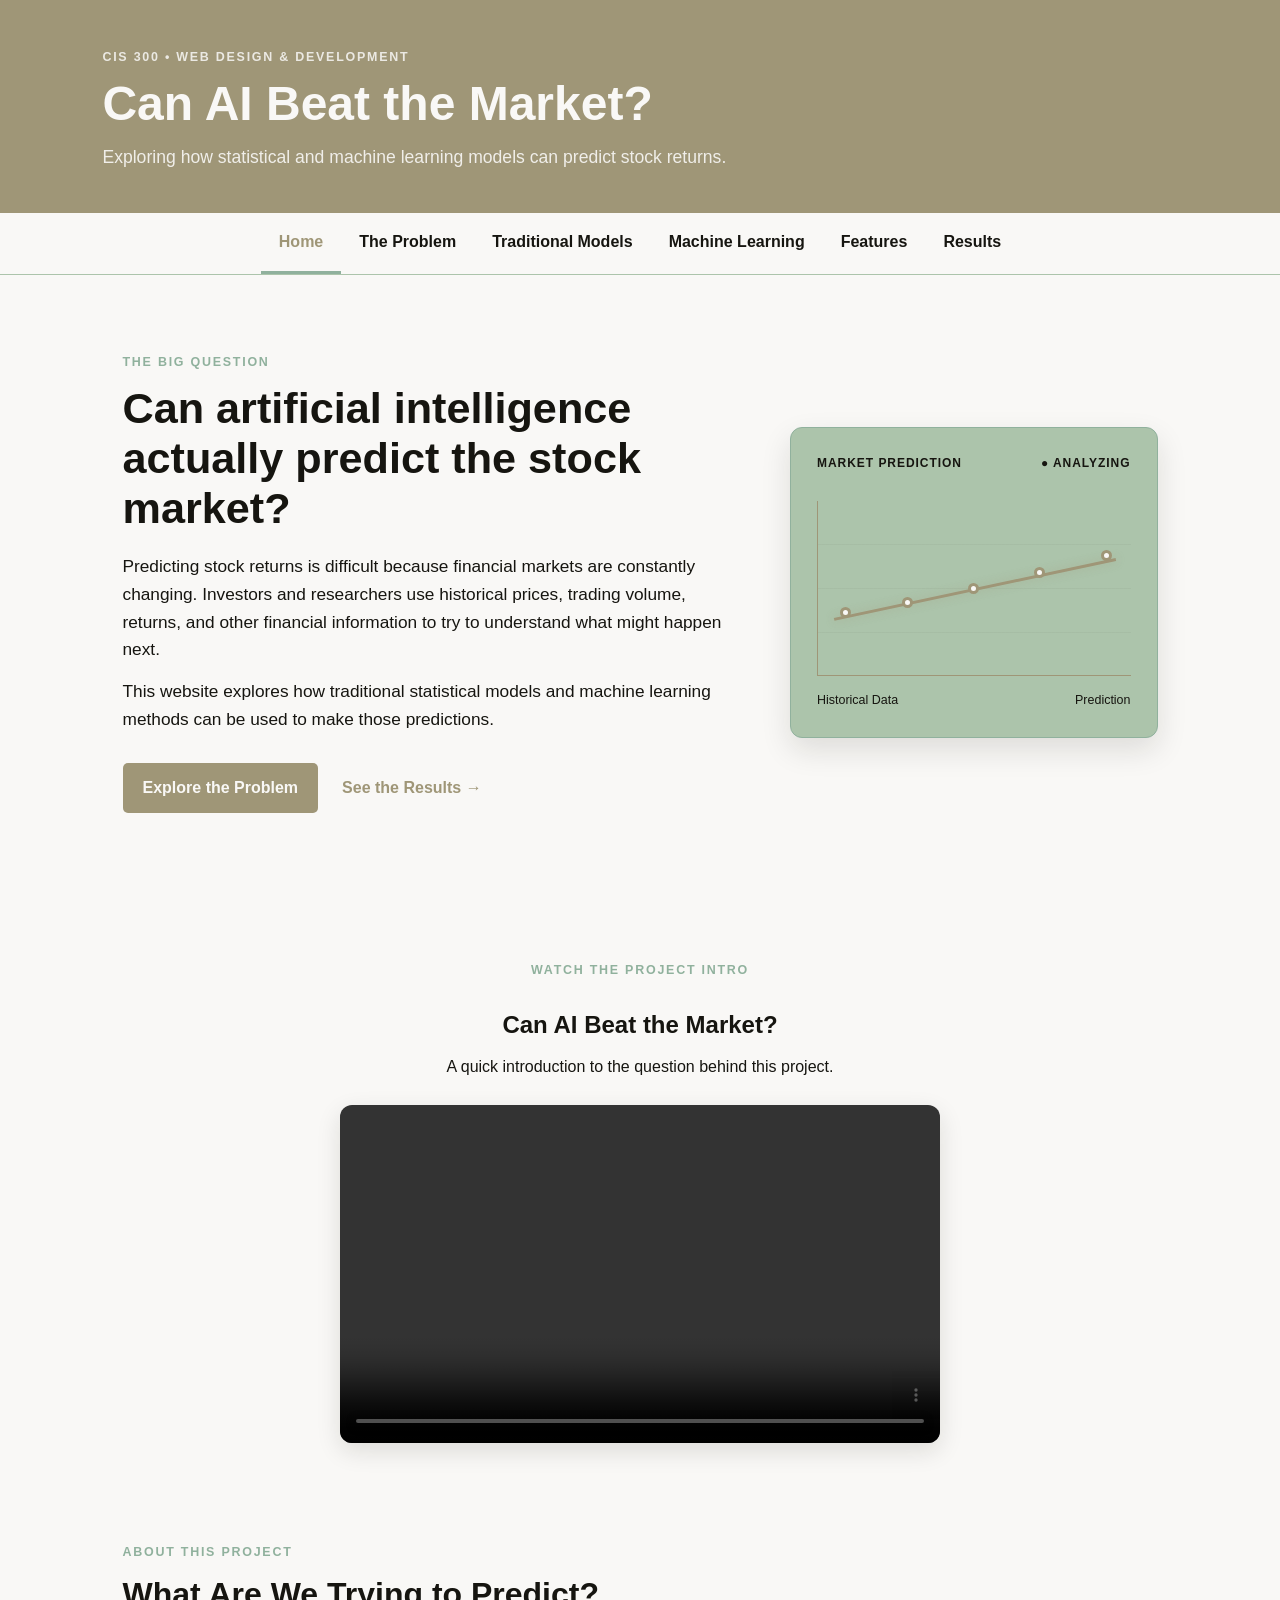
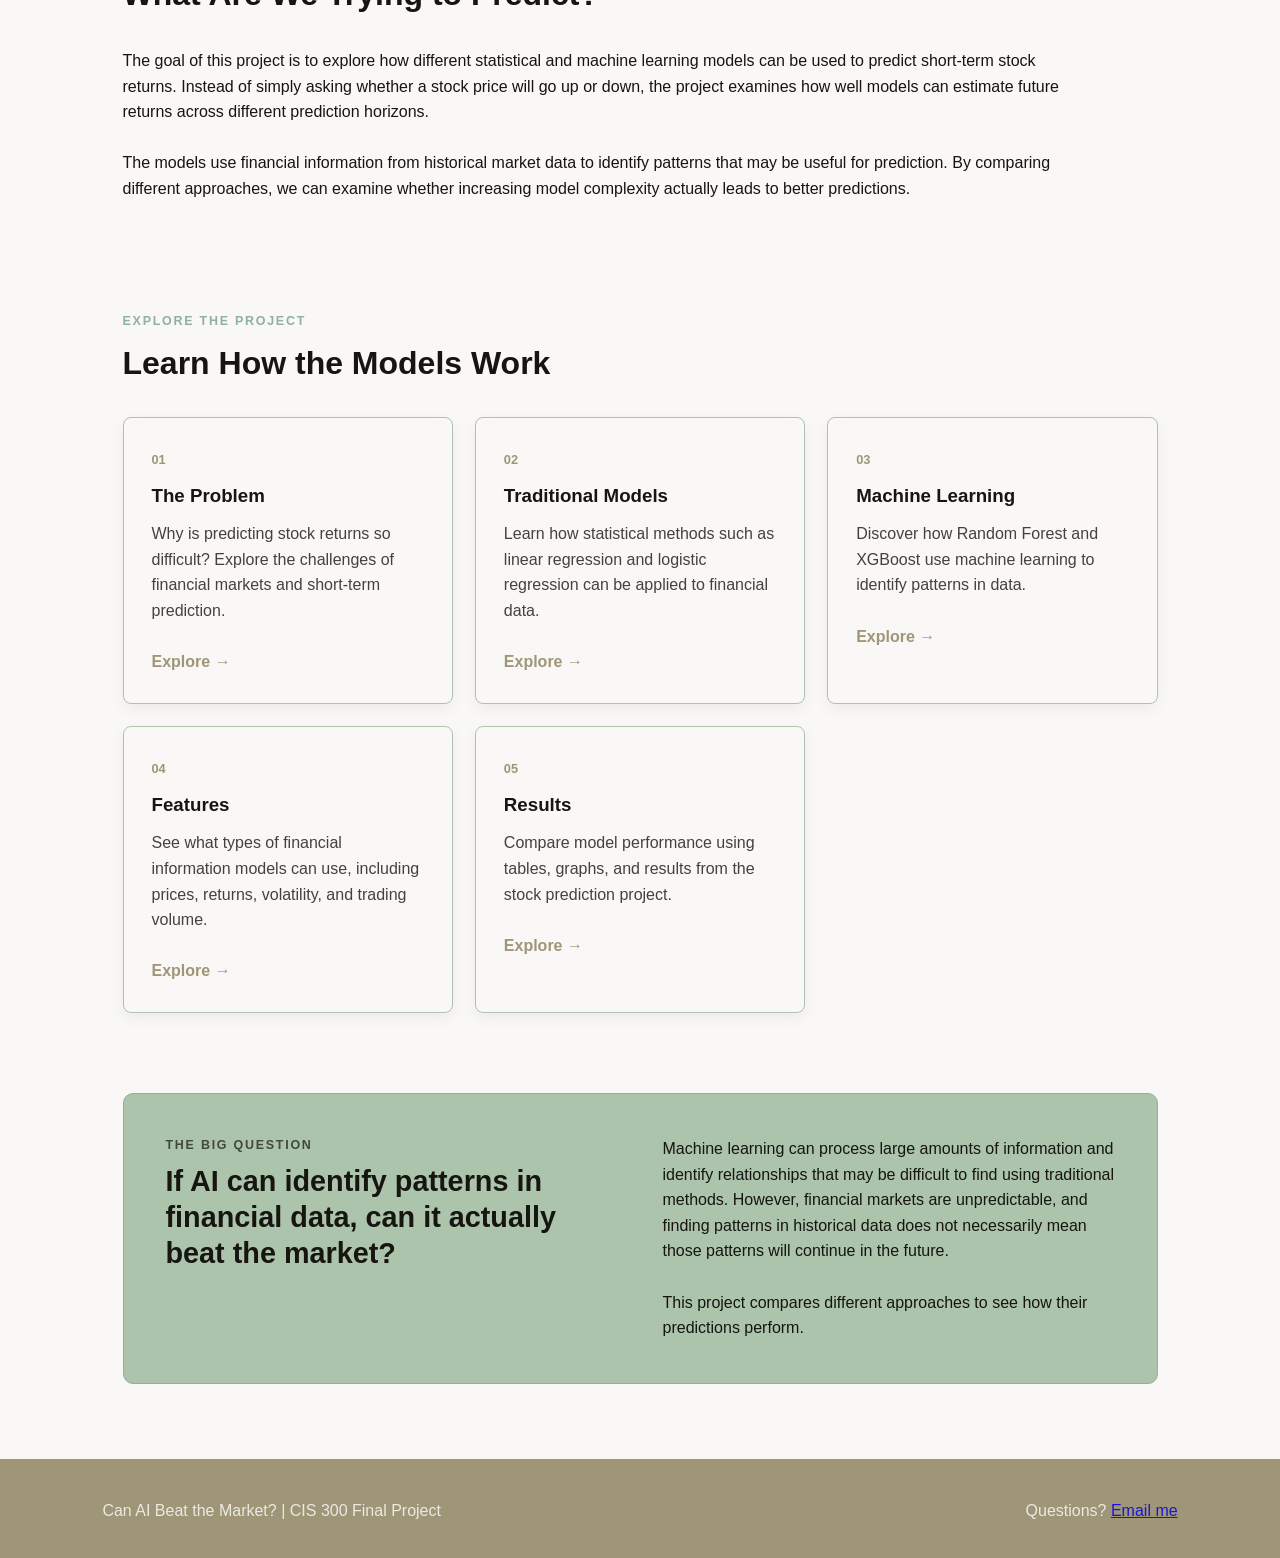
<file: index.html>
<!DOCTYPE html>
<html lang="en">

<head>
    <meta charset="UTF-8">
    <meta name="viewport" content="width=device-width, initial-scale=1.0">
    <meta name="description" content="Explore how statistical and machine learning models can be used to predict stock returns across different time horizons.">
    <meta name="keywords" content="AI, stock market, machine learning, stock prediction, financial data, linear regression, Random Forest, XGBoost">

    <title>Can AI Beat the Market?</title>

    <link rel="stylesheet" href="styles.css">
    <!-- Google tag (gtag.js) -->
<script async src="https://www.googletagmanager.com/gtag/js?id=G-351K4808JT"></script>
<script>
  window.dataLayer = window.dataLayer || [];
  function gtag(){dataLayer.push(arguments);}
  gtag('js', new Date());

  gtag('config', 'G-351K4808JT');
</script>
</head>

<body>

    <header class="site-header">
        <div class="header-content">

            <p class="eyebrow">CIS 300 • WEB DESIGN & DEVELOPMENT</p>

            <h1>Can AI Beat the Market?</h1>

            <p class="tagline">
                Exploring how statistical and machine learning models can predict stock returns.
            </p>

        </div>
    </header>

    <nav class="site-nav">
        <div class="nav-container">

            <a href="index.html" class="active">Home</a>
            <a href="problem.html">The Problem</a>
            <a href="traditional.html">Traditional Models</a>
            <a href="machine-learning.html">Machine Learning</a>
            <a href="features.html">Features</a>
            <a href="results.html">Results</a>

        </div>
    </nav>


    <main>
        <section class="hero">

            <div class="hero-text">

                <p class="section-label">THE BIG QUESTION</p>

                <h2>
                    Can artificial intelligence actually predict the stock market?
                </h2>

                <p>
                    Predicting stock returns is difficult because financial markets
                    are constantly changing. Investors and researchers use historical
                    prices, trading volume, returns, and other financial information
                    to try to understand what might happen next.
                </p>

                <p>
                    This website explores how traditional statistical models and
                    machine learning methods can be used to make those predictions.
                </p>

                <div class="button-row">

                    <a href="problem.html" class="button">
                        Explore the Problem
                    </a>

                    <a href="results.html" class="text-link">
                        See the Results →
                    </a>

                </div>

            </div>


            <div class="market-card">

                <div class="card-top">
                    <span>MARKET PREDICTION</span>
                    <span class="status">● ANALYZING</span>
                </div>

                <div class="chart">

                    <div class="chart-line"></div>

                    <div class="chart-point point-1"></div>
                    <div class="chart-point point-2"></div>
                    <div class="chart-point point-3"></div>
                    <div class="chart-point point-4"></div>
                    <div class="chart-point point-5"></div>

                </div>

                <div class="chart-labels">
                    <span>Historical Data</span>
                    <span>Prediction</span>
                </div>

            </div>

        </section>
       
        <section class="video-section">
    <p class="section-label">WATCH THE PROJECT INTRO</p>

    <h2>Can AI Beat the Market?</h2>

    <p>
        A quick introduction to the question behind this project.
    </p>

    <video controls>
        <source src="ai-market-video.mp4" type="video/mp4">
        Your browser does not support the video element.
    </video>
</section>


        <section class="intro-section">

            <div class="section-heading">

                <p class="section-label">ABOUT THIS PROJECT</p>

                <h2>What Are We Trying to Predict?</h2>

            </div>

            <p>
                The goal of this project is to explore how different statistical
                and machine learning models can be used to predict short-term
                stock returns. Instead of simply asking whether a stock price will
                go up or down, the project examines how well models can estimate
                future returns across different prediction horizons.
            </p>

            <br>

            <p>
                The models use financial information from historical market data
                to identify patterns that may be useful for prediction. By
                comparing different approaches, we can examine whether increasing
                model complexity actually leads to better predictions.
            </p>

        </section>

        <section class="intro-section">

            <div class="section-heading">

                <p class="section-label">EXPLORE THE PROJECT</p>

                <h2>Learn How the Models Work</h2>

            </div>


            <div class="topic-grid">

                <article class="topic-card">

                    <span class="number">01</span>

                    <h3>The Problem</h3>

                    <p>
                        Why is predicting stock returns so difficult?
                        Explore the challenges of financial markets and
                        short-term prediction.
                    </p>

                    <br>

                    <a href="problem.html" class="text-link">
                        Explore →
                    </a>

                </article>


                <article class="topic-card">

                    <span class="number">02</span>

                    <h3>Traditional Models</h3>

                    <p>
                        Learn how statistical methods such as linear
                        regression and logistic regression can be applied
                        to financial data.
                    </p>

                    <br>

                    <a href="traditional.html" class="text-link">
                        Explore →
                    </a>

                </article>


                <article class="topic-card">

                    <span class="number">03</span>

                    <h3>Machine Learning</h3>

                    <p>
                        Discover how Random Forest and XGBoost use
                        machine learning to identify patterns in data.
                    </p>

                    <br>

                    <a href="machine-learning.html" class="text-link">
                        Explore →
                    </a>

                </article>


                <article class="topic-card">

                    <span class="number">04</span>

                    <h3>Features</h3>

                    <p>
                        See what types of financial information models
                        can use, including prices, returns, volatility,
                        and trading volume.
                    </p>

                    <br>

                    <a href="features.html" class="text-link">
                        Explore →
                    </a>

                </article>


                <article class="topic-card">

                    <span class="number">05</span>

                    <h3>Results</h3>

                    <p>
                        Compare model performance using tables, graphs,
                        and results from the stock prediction project.
                    </p>

                    <br>

                    <a href="results.html" class="text-link">
                        Explore →
                    </a>

                </article>

            </div>

        </section>


        <!-- Big Question -->
        <section class="question-section">

            <div>

                <p class="section-label">THE BIG QUESTION</p>

                <h2>
                    If AI can identify patterns in financial data,
                    can it actually beat the market?
                </h2>

            </div>

            <div>

                <p>
                    Machine learning can process large amounts of information
                    and identify relationships that may be difficult to find
                    using traditional methods. However, financial markets are
                    unpredictable, and finding patterns in historical data
                    does not necessarily mean those patterns will continue
                    in the future.
                </p>

                <br>

                <p>
                    This project compares different approaches to see how
                    their predictions perform.
                </p>

            </div>

        </section>

    </main>


    <footer class="site-footer">
    <p>Can AI Beat the Market? | CIS 300 Final Project</p>

    <p>
        Questions?
        <a href="mailto:mrorke@asu.edu">Email me</a>
    </p>
</footer>

</body>

</html>
</file>
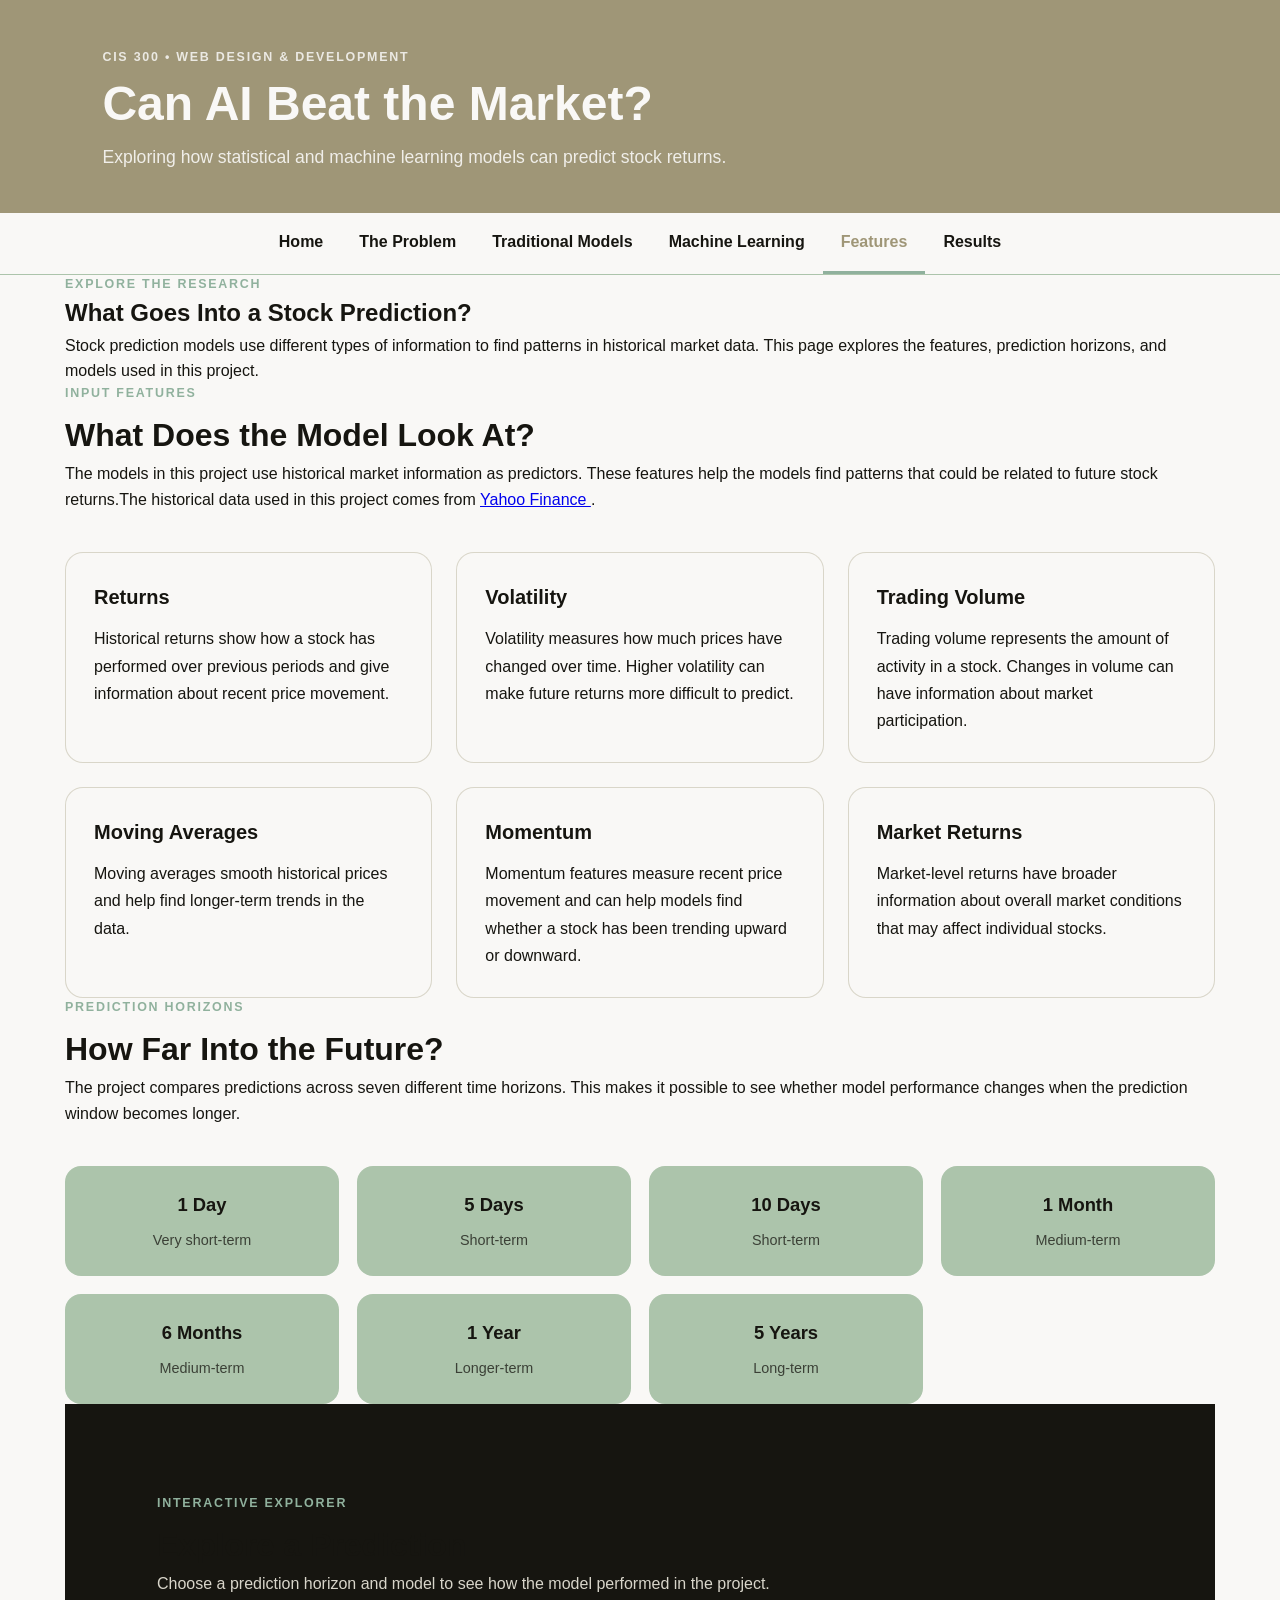
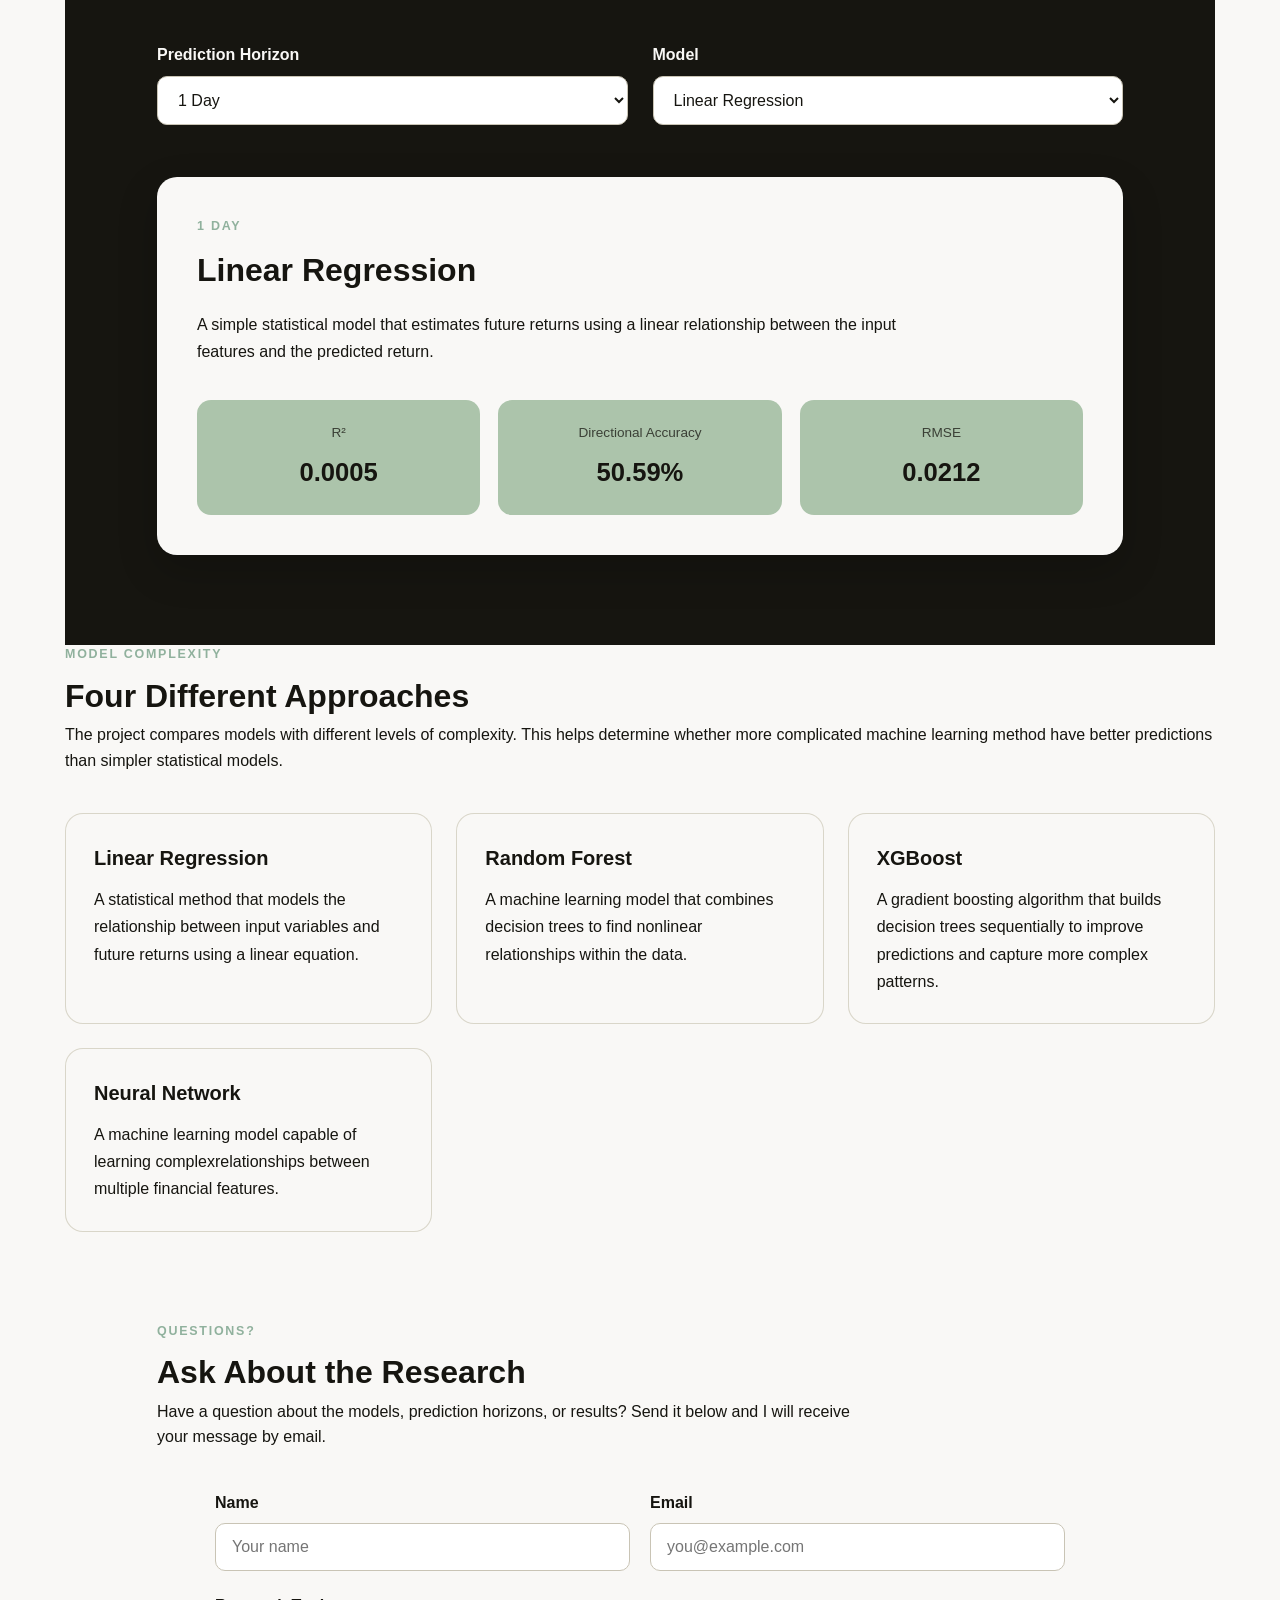
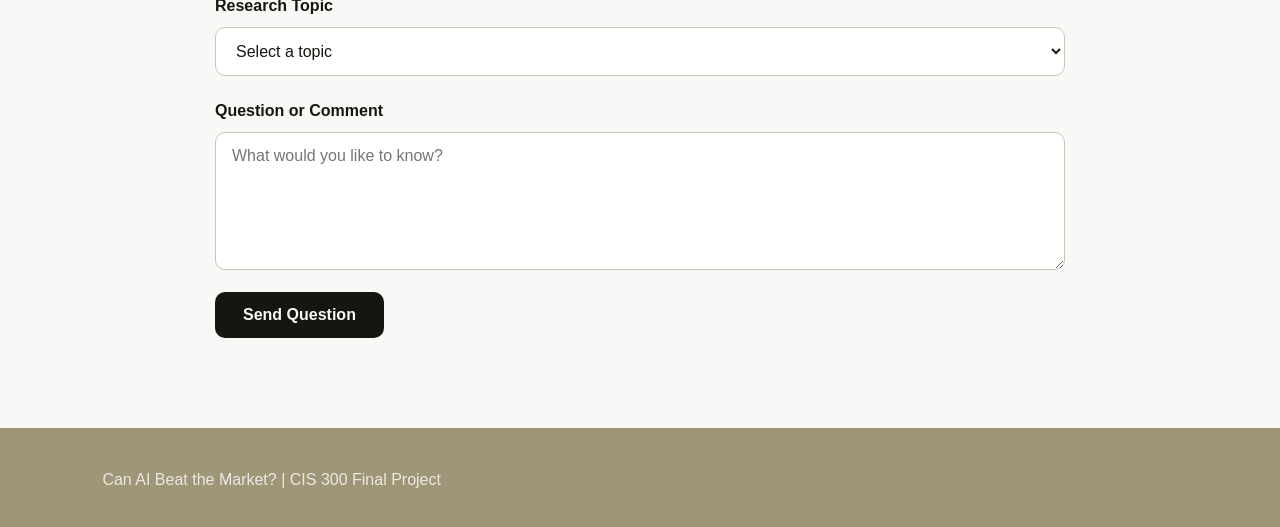
<file: features.html>
<!DOCTYPE html>
<html lang="en">

<head>
    <meta charset="UTF-8">
    <meta name="viewport" content="width=device-width, initial-scale=1.0">
    <meta name="referrer" content="origin">
    <meta name="description" content="Explore the features, models, prediction horizons, and interactive tools used in the Can AI Beat the Market research project.">
    <meta name="keywords" content="AI, stock market, machine learning, stock prediction, XGBoost, Random Forest, Linear Regression, neural networks">

    <title>Features | Can AI Beat the Market?</title>

    <link rel="stylesheet" href="styles.css">
    <!-- Google tag (gtag.js) -->
<script async src="https://www.googletagmanager.com/gtag/js?id=G-351K4808JT"></script>
<script>
  window.dataLayer = window.dataLayer || [];
  function gtag(){dataLayer.push(arguments);}
  gtag('js', new Date());

  gtag('config', 'G-351K4808JT');
</script>
</head>

<body>

        <header class="site-header">
        <div class="header-content">

            <p class="eyebrow">CIS 300 • WEB DESIGN & DEVELOPMENT</p>

            <h1>Can AI Beat the Market?</h1>

            <p class="tagline">
                Exploring how statistical and machine learning models can predict stock returns.
            </p>

        </div>
    </header>


    <nav class="site-nav">
        <div class="nav-container">

            <a href="index.html">Home</a>
            <a href="problem.html">The Problem</a>
            <a href="traditional.html">Traditional Models</a>
            <a href="machine-learning.html">Machine Learning</a>
            <a href="features.html" class="active">Features</a>
            <a href="results.html">Results</a>

        </div>
    </nav>

    <main>

        <section class="page-hero">
            <p class="eyebrow">EXPLORE THE RESEARCH</p>
            <h1>What Goes Into a Stock Prediction?</h1>
            <p>
                Stock prediction models use different types of information to find patterns in historical market data. This page explores the features, prediction horizons, and models used in this project.
            </p>
        </section>


        <section class="content-section">

            <div class="section-heading">
                <p class="eyebrow">INPUT FEATURES</p>
                <h2>What Does the Model Look At?</h2>
                <p>
                    The models in this project use historical market information as predictors. These features help the models find patterns that could be related to future stock returns.The historical data used in this project comes from
                    <a href="https://finance.yahoo.com/" target="_blank" rel="noopener noreferrer">
        Yahoo Finance
                    </a>.
                </p>
            </div>

            <div class="card-grid">

                <div class="info-card">
                    <h3>Returns</h3>
                    <p>
                        Historical returns show how a stock has performed over previous periods and give information about recent price movement.
                    </p>
                </div>

                <div class="info-card">
                    <h3>Volatility</h3>
                    <p>
                        Volatility measures how much prices have changed over time. Higher volatility can make future returns more difficult to predict.
                    </p>
                </div>

                <div class="info-card">
                    <h3>Trading Volume</h3>
                    <p>
                        Trading volume represents the amount of activity in a stock. Changes in volume can have information about market participation.
                    </p>
                </div>

                <div class="info-card">
                    <h3>Moving Averages</h3>
                    <p>
                        Moving averages smooth historical prices and help find longer-term trends in the data.
                    </p>
                </div>

                <div class="info-card">
                    <h3>Momentum</h3>
                    <p>
                        Momentum features measure recent price movement and can help models find whether a stock has been trending upward or downward.
                    </p>
                </div>

                <div class="info-card">
                    <h3>Market Returns</h3>
                    <p>
                        Market-level returns have broader information about overall market conditions that may affect individual stocks.
                    </p>
                </div>

            </div>

        </section>


        <section class="content-section alt-section">

            <div class="section-heading">
                <p class="eyebrow">PREDICTION HORIZONS</p>
                <h2>How Far Into the Future?</h2>
                <p>
                    The project compares predictions across seven different time horizons. This makes it possible to see whether model performance changes when the prediction window becomes longer.
                </p>
            </div>

            <div class="horizon-grid">

                <div class="horizon-card">
                    <strong>1 Day</strong>
                    <span>Very short-term</span>
                </div>

                <div class="horizon-card">
                    <strong>5 Days</strong>
                    <span>Short-term</span>
                </div>

                <div class="horizon-card">
                    <strong>10 Days</strong>
                    <span>Short-term</span>
                </div>

                <div class="horizon-card">
                    <strong>1 Month</strong>
                    <span>Medium-term</span>
                </div>

                <div class="horizon-card">
                    <strong>6 Months</strong>
                    <span>Medium-term</span>
                </div>

                <div class="horizon-card">
                    <strong>1 Year</strong>
                    <span>Longer-term</span>
                </div>

                <div class="horizon-card">
                    <strong>5 Years</strong>
                    <span>Long-term</span>
                </div>

            </div>

        </section>


        <section class="interactive-section">

            <div class="section-heading">
                <p class="eyebrow">INTERACTIVE EXPLORER</p>
                <h2>Explore a Prediction</h2>
                <p>
                    Choose a prediction horizon and model to see how the model performed in the project.
                </p>
            </div>

            <div class="prediction-explorer">

                <div class="explorer-controls">

                    <div class="form-group">
                        <label for="horizonSelect">Prediction Horizon</label>

                        <select id="horizonSelect">
                            <option value="1d">1 Day</option>
                            <option value="5d">5 Days</option>
                            <option value="10d">10 Days</option>
                            <option value="1m">1 Month</option>
                            <option value="6m">6 Months</option>
                            <option value="1y">1 Year</option>
                            <option value="5y">5 Years</option>
                        </select>
                    </div>


                    <div class="form-group">
                        <label for="modelSelect">Model</label>

                        <select id="modelSelect">
                            <option value="linear">Linear Regression</option>
                            <option value="random">Random Forest</option>
                            <option value="xgboost">XGBoost</option>
                            <option value="neural">Neural Network</option>
                        </select>
                    </div>

                </div>


                <div class="explorer-result">

                    <p class="eyebrow" id="resultHorizon">1 DAY</p>

                    <h3 id="resultModel">Linear Regression</h3>

                    <p id="resultDescription">
                        A simple statistical model that estimates future returns using a linear relationship between the input features and the predicted return.
                    </p>

                    <div class="result-stats">

                        <div class="result-stat">
                            <span>R²</span>
                            <strong id="r2Result">0.0005</strong>
                        </div>

                        <div class="result-stat">
                            <span>Directional Accuracy</span>
                            <strong id="accuracyResult">50.59%</strong>
                        </div>

                        <div class="result-stat">
                            <span>RMSE</span>
                            <strong id="rmseResult">0.0212</strong>
                        </div>

                    </div>

                </div>

            </div>

        </section>


        <section class="content-section">

            <div class="section-heading">
                <p class="eyebrow">MODEL COMPLEXITY</p>
                <h2>Four Different Approaches</h2>
                <p>
                    The project compares models with different levels of complexity. This helps determine whether more complicated machine learning method have better predictions than simpler statistical models.
                </p>
            </div>

            <div class="card-grid">

                <div class="info-card">
                    <h3>Linear Regression</h3>
                    <p>
                        A statistical method that models the relationship between input variables and future returns using a linear equation.
                    </p>
                </div>

                <div class="info-card">
                    <h3>Random Forest</h3>
                    <p>
                        A machine learning model that combines decision trees to find nonlinear relationships within the data.
                    </p>
                </div>

                <div class="info-card">
                    <h3>XGBoost</h3>
                    <p>
                        A gradient boosting algorithm that builds decision trees sequentially to improve predictions and capture more complex patterns.
                    </p>
                </div>

                <div class="info-card">
                    <h3>Neural Network</h3>
                    <p>
                        A machine learning model capable of learning complexrelationships between multiple financial features.
                    </p>
                </div>

            </div>

        </section>


        <section class="contact-section">

            <div class="section-heading">
                <p class="eyebrow">QUESTIONS?</p>

                <h2>Ask About the Research</h2>

                <p>
                    Have a question about the models, prediction horizons, or results?
                    Send it below and I will receive your message by email.
                </p>
            </div>


            <form action="https://formspree.io/f/moevnkza"
                  method="POST"
                  class="research-form">

                <div class="form-row">

                    <div class="form-group">
                        <label for="name">Name</label>

                        <input
                            type="text"
                            id="name"
                            name="name"
                            placeholder="Your name"
                            required>
                    </div>


                    <div class="form-group">
                        <label for="email">Email</label>

                        <input
                            type="email"
                            id="email"
                            name="email"
                            placeholder="you@example.com"
                            required>
                    </div>

                </div>


                <div class="form-group">

                    <label for="topic">Research Topic</label>

                    <select id="topic" name="topic" required>

                        <option value="">Select a topic</option>

                        <option value="prediction-horizons">
                            Prediction Horizons
                        </option>

                        <option value="traditional-models">
                            Traditional Models
                        </option>

                        <option value="machine-learning">
                            Machine Learning
                        </option>

                        <option value="neural-networks">
                            Neural Networks
                        </option>

                        <option value="results">
                            Results
                        </option>

                        <option value="other">
                            Other
                        </option>

                    </select>

                </div>


                <div class="form-group">

                    <label for="message">Question or Comment</label>

                    <textarea
                        id="message"
                        name="message"
                        rows="6"
                        placeholder="What would you like to know?"
                        required></textarea>

                </div>


                <button type="submit" class="form-button">
                    Send Question
                </button>

            </form>

        </section>

    </main>


    <footer class="site-footer">
        <p>Can AI Beat the Market? | CIS 300 Final Project</p>
    </footer>


    <script>

        const predictionData = {

            "1d": {
                name: "1 Day",
                linear: {
                    model: "Linear Regression",
                    r2: "0.0005",
                    accuracy: "50.59%",
                    rmse: "0.0212",
                    description: "A statistical model that estimates future returns using a linear relationship between the input features and the predicted return."
                },
                random: {
                    model: "Random Forest",
                    r2: "0.0078",
                    accuracy: "52.40%",
                    rmse: "0.0211",
                    description: "A collection of decision trees that can find nonlinear relationships between financial features and short-term returns."
                },
                xgboost: {
                    model: "XGBoost",
                    r2: "-0.0082",
                    accuracy: "51.56%",
                    rmse: "0.0213",
                    description: "A gradient boosting model that builds decision trees sequentially to improve predictions and find complex patterns."
                },
                neural: {
                    model: "Neural Network",
                    r2: "-0.0133",
                    accuracy: "47.30%",
                    rmse: "0.0213",
                    description: "A layered model designed to learn complex relationships between financial features. For this horizon, its performance was worse than the other models."
                }
            },

            "5d": {
                name: "5 Days",
                linear: {
                    model: "Linear Regression",
                    r2: "0.0067",
                    accuracy: "53.67%",
                    rmse: "0.0463",
                    description: "Linear Regression gives a baseline for finding relationships between historical market features and five-day returns."
                },
                random: {
                    model: "Random Forest",
                    r2: "-0.0060",
                    accuracy: "54.07%",
                    rmse: "0.0466",
                    description: "Random Forest finds nonlinear relationships using decision trees."
                },
                xgboost: {
                    model: "XGBoost",
                    r2: "-0.0095",
                    accuracy: "53.76%",
                    rmse: "0.0467",
                    description: "XGBoost uses sequential decision trees to model more complex relationships in the financial data."
                },
                neural: {
                    model: "Neural Network",
                    r2: "-0.0315",
                    accuracy: "46.47%",
                    rmse: "0.0472",
                    description: "The neural network did not outperform the simpler models at the five-day horizon."
                }
            },

            "10d": {
                name: "10 Days",
                linear: {
                    model: "Linear Regression",
                    r2: "0.0117",
                    accuracy: "55.22%",
                    rmse: "0.0652",
                    description: "Linear Regression explains a little of variation in ten-day returns while maintaining very low computational cost."
                },
                random: {
                    model: "Random Forest",
                    r2: "-0.0039",
                    accuracy: "55.25%",
                    rmse: "0.0657",
                    description: "Random Forest finds nonlinear relationships but did not improve R² compared with Linear Regression at this horizon."
                },
                xgboost: {
                    model: "XGBoost",
                    r2: "-0.0035",
                    accuracy: "54.53%",
                    rmse: "0.0657",
                    description: "XGBoost has a similar error level to Random Forest while having a slightly lower directional accuracy."
                },
                neural: {
                    model: "Neural Network",
                    r2: "-0.0982",
                    accuracy: "45.31%",
                    rmse: "0.0687",
                    description: "The neural network performed worse than the other models for ten-day predictions."
                }
            },

            "1m": {
                name: "1 Month",
                linear: {
                    model: "Linear Regression",
                    r2: "0.0152",
                    accuracy: "56.22%",
                    rmse: "0.0954",
                    description: "Linear Regression explains a small amount of variation in one-month returns."
                },
                random: {
                    model: "Random Forest",
                    r2: "0.0063",
                    accuracy: "55.95%",
                    rmse: "0.0959",
                    description: "Random Forest finds nonlinear patterns but has a slightly lower R² than Linear Regression at one month."
                },
                xgboost: {
                    model: "XGBoost",
                    r2: "0.0073",
                    accuracy: "55.62%",
                    rmse: "0.0958",
                    description: "XGBoost has a similar predictive performance to Random Forest for the one-month horizon."
                },
                neural: {
                    model: "Neural Network",
                    r2: "-0.0981",
                    accuracy: "45.44%",
                    rmse: "0.1008",
                    description: "The neural network did not outperform the other models at the one-month horizon."
                }
            },

            "6m": {
                name: "6 Months",
                linear: {
                    model: "Linear Regression",
                    r2: "0.0444",
                    accuracy: "66.80%",
                    rmse: "0.2823",
                    description: "Linear Regression explains more variation at six months and has about 67% directional accuracy."
                },
                random: {
                    model: "Random Forest",
                    r2: "0.0312",
                    accuracy: "66.75%",
                    rmse: "0.2842",
                    description: "Random Forest performs similar to Linear Regression but has a slightly higher prediction error."
                },
                xgboost: {
                    model: "XGBoost",
                    r2: "0.0372",
                    accuracy: "66.96%",
                    rmse: "0.2833",
                    description: "XGBoost has a slightly higher directional accuracy than the other models at six months."
                },
                neural: {
                    model: "Neural Network",
                    r2: "0.0059",
                    accuracy: "66.99%",
                    rmse: "0.2879",
                    description: "The neural network has similar directional accuracy but explains less variation than the other models."
                }
            },

            "1y": {
                name: "1 Year",
                linear: {
                    model: "Linear Regression",
                    r2: "0.0442",
                    accuracy: "71.36%",
                    rmse: "0.4954",
                    description: "Linear Regression shows improved directional accuracy over shorter horizons but explains less variation than XGBoost."
                },
                random: {
                    model: "Random Forest",
                    r2: "0.0747",
                    accuracy: "70.69%",
                    rmse: "0.4874",
                    description: "Random Forest can find nonlinear patterns and reduces prediction error compared with Linear Regression."
                },
                xgboost: {
                    model: "XGBoost",
                    r2: "0.0877",
                    accuracy: "71.45%",
                    rmse: "0.4840",
                    description: "XGBoost has the highest R² of the tested models at the one-year horizon."
                },
                neural: {
                    model: "Neural Network",
                    r2: "0.0208",
                    accuracy: "71.53%",
                    rmse: "0.5014",
                    description: "The neural network has a slightly higher directional accuracy but has a higher RMSE and lower R² than XGBoost."
                }
            },

            "5y": {
                name: "5 Years",
                linear: {
                    model: "Linear Regression",
                    r2: "-0.0870",
                    accuracy: "86.91%",
                    rmse: "1.9991",
                    description: "Linear Regression had high directional accuracy but has a negative R², which means it did not explain the variation in returns as well as XGBoost."
                },
                random: {
                    model: "Random Forest",
                    r2: "0.0099",
                    accuracy: "86.89%",
                    rmse: "1.9080",
                    description: "Random Forest improves on Linear Regression in R² and prediction error but remains below XGBoost."
                },
                xgboost: {
                    model: "XGBoost",
                    r2: "0.1355",
                    accuracy: "87.05%",
                    rmse: "1.7828",
                    description: "XGBoost had the highest R² and lowest RMSE of the tested models at five years, with 87.05% directional accuracy."
                },
                neural: {
                    model: "Neural Network",
                    r2: "-0.0140",
                    accuracy: "85.76%",
                    rmse: "1.9308",
                    description: "The neural network had high directional accuracy but did not outperform XGBoost on R² or RMSE."
                }
            }

        };


        const horizonSelect = document.getElementById("horizonSelect");
        const modelSelect = document.getElementById("modelSelect");

        const resultHorizon = document.getElementById("resultHorizon");
        const resultModel = document.getElementById("resultModel");
        const resultDescription = document.getElementById("resultDescription");
        const r2Result = document.getElementById("r2Result");
        const accuracyResult = document.getElementById("accuracyResult");
        const rmseResult = document.getElementById("rmseResult");


        function updatePrediction() {

            const horizon = horizonSelect.value;
            const model = modelSelect.value;

            const selectedPrediction = predictionData[horizon][model];

            resultHorizon.textContent = predictionData[horizon].name.toUpperCase();
            resultModel.textContent = selectedPrediction.model;
            resultDescription.textContent = selectedPrediction.description;
            r2Result.textContent = selectedPrediction.r2;
            accuracyResult.textContent = selectedPrediction.accuracy;
            rmseResult.textContent = selectedPrediction.rmse;

        }


        horizonSelect.addEventListener("change", updatePrediction);
        modelSelect.addEventListener("change", updatePrediction);

    </script>

</body>

</html>
</file>
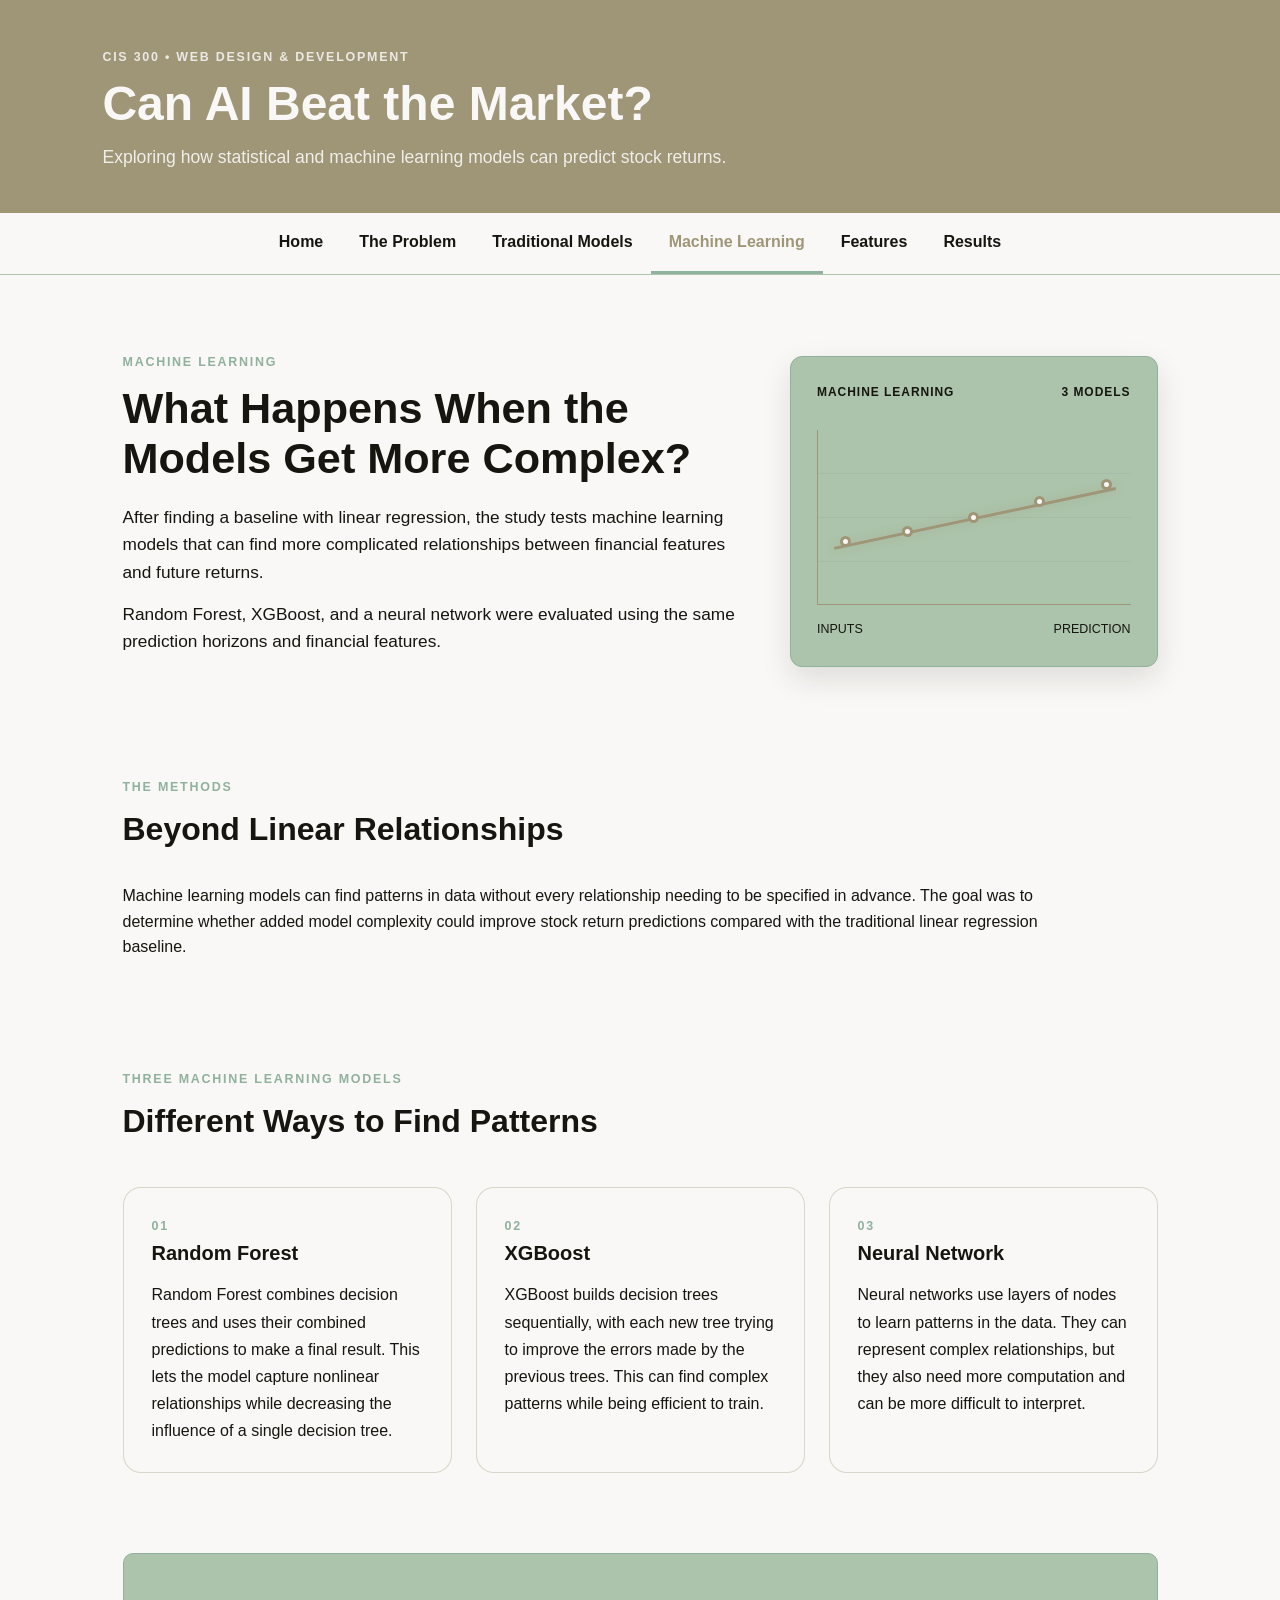
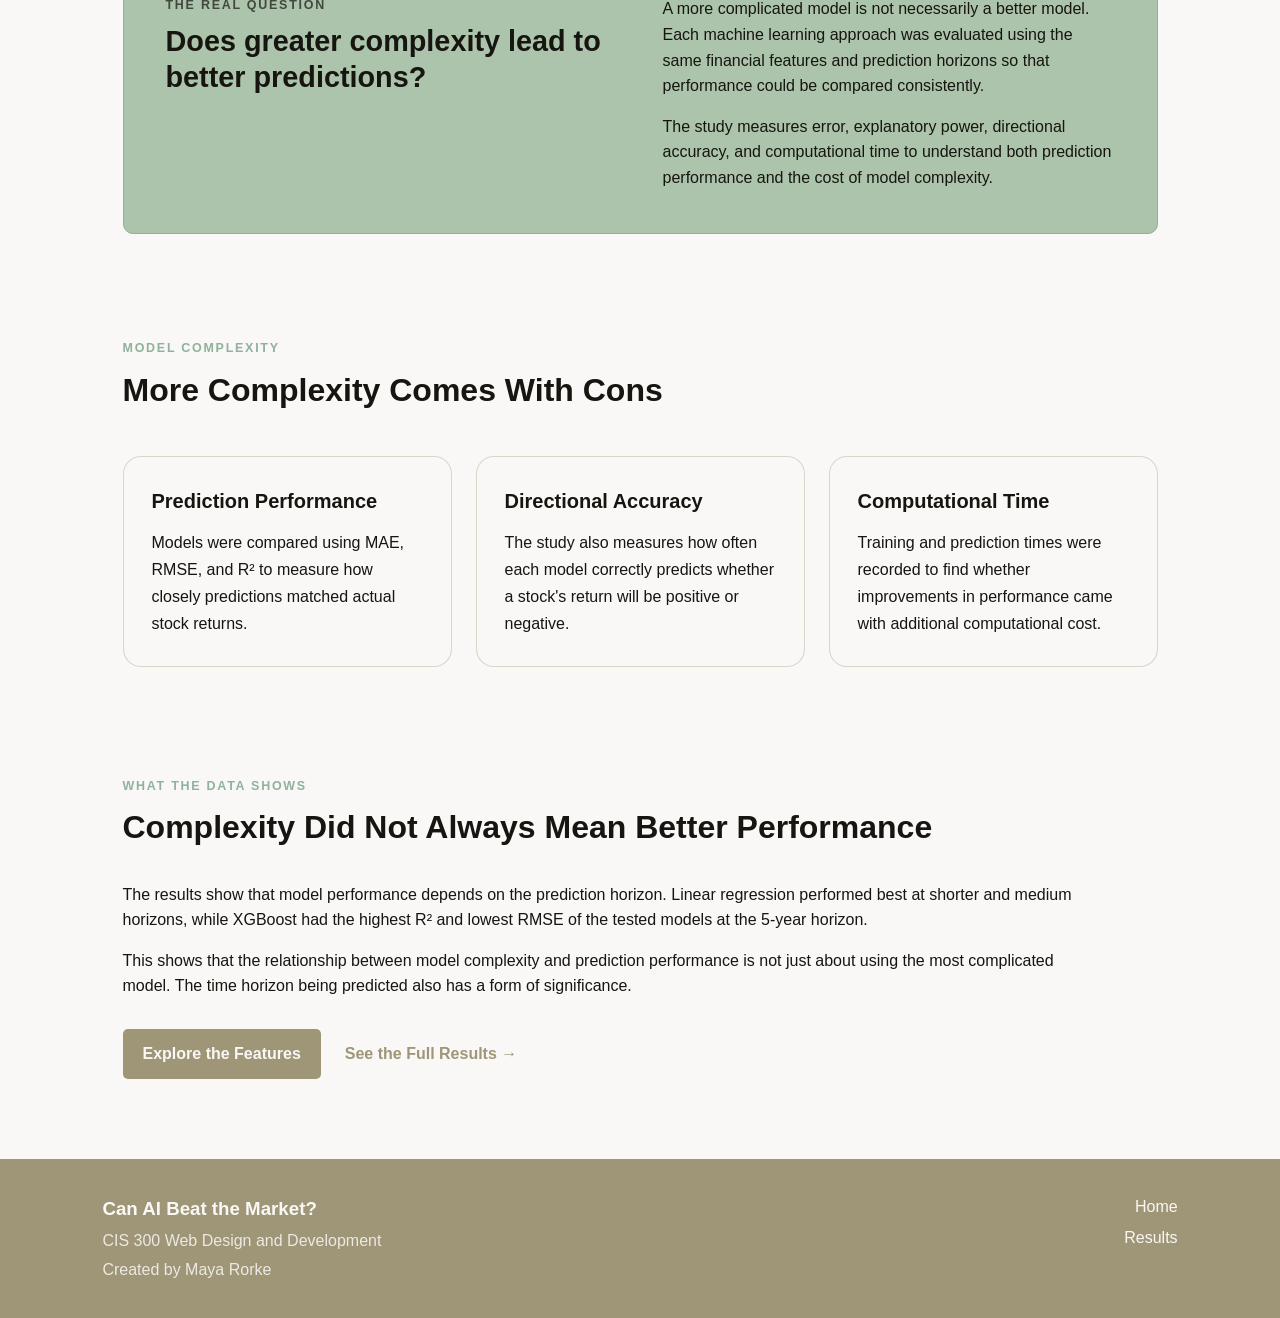
<file: machine-learning.html>
<!DOCTYPE html>

<html lang="en">

<head>
    <meta charset="UTF-8">
    <meta name="viewport" content="width=device-width, initial-scale=1.0">
    <meta name="referrer" content="origin">
    <meta name="description" content="Explore how Random Forest, XGBoost, and neural networks were used to predict stock returns and compare machine learning models with traditional statistical methods.">
    <meta name="keywords" content="machine learning, Random Forest, XGBoost, neural networks, stock prediction, stock returns, artificial intelligence">

<title>Machine Learning | Can AI Beat the Market?</title>

<link rel="stylesheet" href="styles.css">
<!-- Google tag (gtag.js) -->
<script async src="https://www.googletagmanager.com/gtag/js?id=G-351K4808JT"></script>
<script>
  window.dataLayer = window.dataLayer || [];
  function gtag(){dataLayer.push(arguments);}
  gtag('js', new Date());

  gtag('config', 'G-351K4808JT');
</script>

</head>

<body>

<header class="site-header">

    <div class="header-content">

        <p class="eyebrow">CIS 300 • WEB DESIGN & DEVELOPMENT</p>

        <h1>Can AI Beat the Market?</h1>

        <p class="tagline">
            Exploring how statistical and machine learning models can predict stock returns.
        </p>

    </div>

</header>

<nav class="site-nav">

    <div class="nav-container">

        <a href="index.html">Home</a>
        <a href="problem.html">The Problem</a>
        <a href="traditional.html">Traditional Models</a>
        <a href="machine-learning.html" class="active">Machine Learning</a>
        <a href="features.html">Features</a>
        <a href="results.html">Results</a>

    </div>

</nav>


<main>

    <section class="hero">

        <div class="hero-text">

            <p class="section-label">MACHINE LEARNING</p>

            <h2>What Happens When the Models Get More Complex?</h2>

            <p>
                After finding a baseline with linear regression, the study tests machine learning models that can find more complicated relationships between financial features and future returns.
            </p>

            <p>
                Random Forest, XGBoost, and a neural network were evaluated using the same prediction horizons and financial features.
            </p>

        </div>


        <div class="market-card">

            <div class="card-top">

                <span>MACHINE LEARNING</span>

                <span class="status">3 MODELS</span>

            </div>

            <div class="chart">

                <div class="chart-line"></div>

                <div class="chart-point point-1"></div>
                <div class="chart-point point-2"></div>
                <div class="chart-point point-3"></div>
                <div class="chart-point point-4"></div>
                <div class="chart-point point-5"></div>

            </div>

            <div class="chart-labels">

                <span>INPUTS</span>
                <span>PREDICTION</span>

            </div>

        </div>

    </section>


    <section class="intro-section">

        <div class="section-heading">

            <p class="section-label">THE METHODS</p>

            <h2>Beyond Linear Relationships</h2>

        </div>

        <p>
            Machine learning models can find patterns in data without every relationship needing to be specified in advance. The goal was to determine whether added model complexity could improve stock return predictions compared with the traditional linear regression baseline.
        </p>

    </section>


    <section class="intro-section">

        <div class="section-heading">

            <p class="section-label">THREE MACHINE LEARNING MODELS</p>

            <h2>Different Ways to Find Patterns</h2>

        </div>


        <div class="card-grid">

            <article class="info-card">

                <p class="section-label">01</p>

                <h3>Random Forest</h3>

                <p>
                    Random Forest combines decision trees and uses their combined predictions to make a final result. This lets the model capture nonlinear relationships while decreasing the influence of a single decision tree.
                </p>

            </article>


            <article class="info-card">

                <p class="section-label">02</p>

                <h3>XGBoost</h3>

                <p>
                    XGBoost builds decision trees sequentially, with each new tree trying to improve the errors made by the previous trees. This can find complex patterns while being efficient to train.
                </p>

            </article>


            <article class="info-card">

                <p class="section-label">03</p>

                <h3>Neural Network</h3>

                <p>
                    Neural networks use layers of nodes to learn patterns in the data. They can represent complex relationships, but they also need more computation and can be more difficult to interpret.
                </p>

            </article>

        </div>

    </section>

    <section class="question-section">

        <div>

            <p class="section-label">THE REAL QUESTION</p>

            <h2>
                Does greater complexity lead to better predictions?
            </h2>

        </div>

        <div>

            <p>
                A more complicated model is not necessarily a better model. Each machine learning approach was evaluated using the same financial features and prediction horizons so that performance could be compared consistently.
            </p>

            <p style="margin-top: 15px;">
                The study measures error, explanatory power, directional accuracy, and computational time to understand both prediction performance and the cost of model complexity.
            </p>

        </div>

    </section>

    <section class="intro-section">

        <div class="section-heading">

            <p class="section-label">MODEL COMPLEXITY</p>

            <h2>More Complexity Comes With Cons</h2>

        </div>


        <div class="card-grid">

            <article class="info-card">

                <h3>Prediction Performance</h3>

                <p>
                    Models were compared using MAE, RMSE, and R² to measure how closely predictions matched actual stock returns.
                </p>

            </article>


            <article class="info-card">

                <h3>Directional Accuracy</h3>

                <p>
                    The study also measures how often each model correctly predicts whether a stock's return will be positive or negative.
                </p>

            </article>


            <article class="info-card">

                <h3>Computational Time</h3>

                <p>
                    Training and prediction times were recorded to find whether improvements in performance came with additional computational cost.
                </p>

            </article>

        </div>

    </section>

    <section class="intro-section">

        <div class="section-heading">

            <p class="section-label">WHAT THE DATA SHOWS</p>

            <h2>Complexity Did Not Always Mean Better Performance</h2>

        </div>

        <p>
            The results show that model performance depends on the prediction horizon. Linear regression performed best at shorter and medium horizons, while XGBoost had the highest R² and lowest RMSE of the tested models at the 5-year horizon.
        </p>

        <p style="margin-top: 15px;">
            This shows that the relationship between model complexity and prediction performance is not just about using the most complicated model. The time horizon being predicted also has a form of significance.
        </p>

        <div class="button-row">

            <a href="features.html" class="button">
                Explore the Features
            </a>

            <a href="results.html" class="text-link">
                See the Full Results →
            </a>

        </div>

    </section>


</main>
<footer class="site-footer">

    <div>

        <h3>Can AI Beat the Market?</h3>

        <p>
            CIS 300 Web Design and Development
        </p>

        <p>
            Created by Maya Rorke
        </p>

    </div>


    <div class="footer-links">

        <a href="index.html">Home</a>

        <a href="results.html">Results</a>

    </div>

</footer>

</body>

</html>
</file>
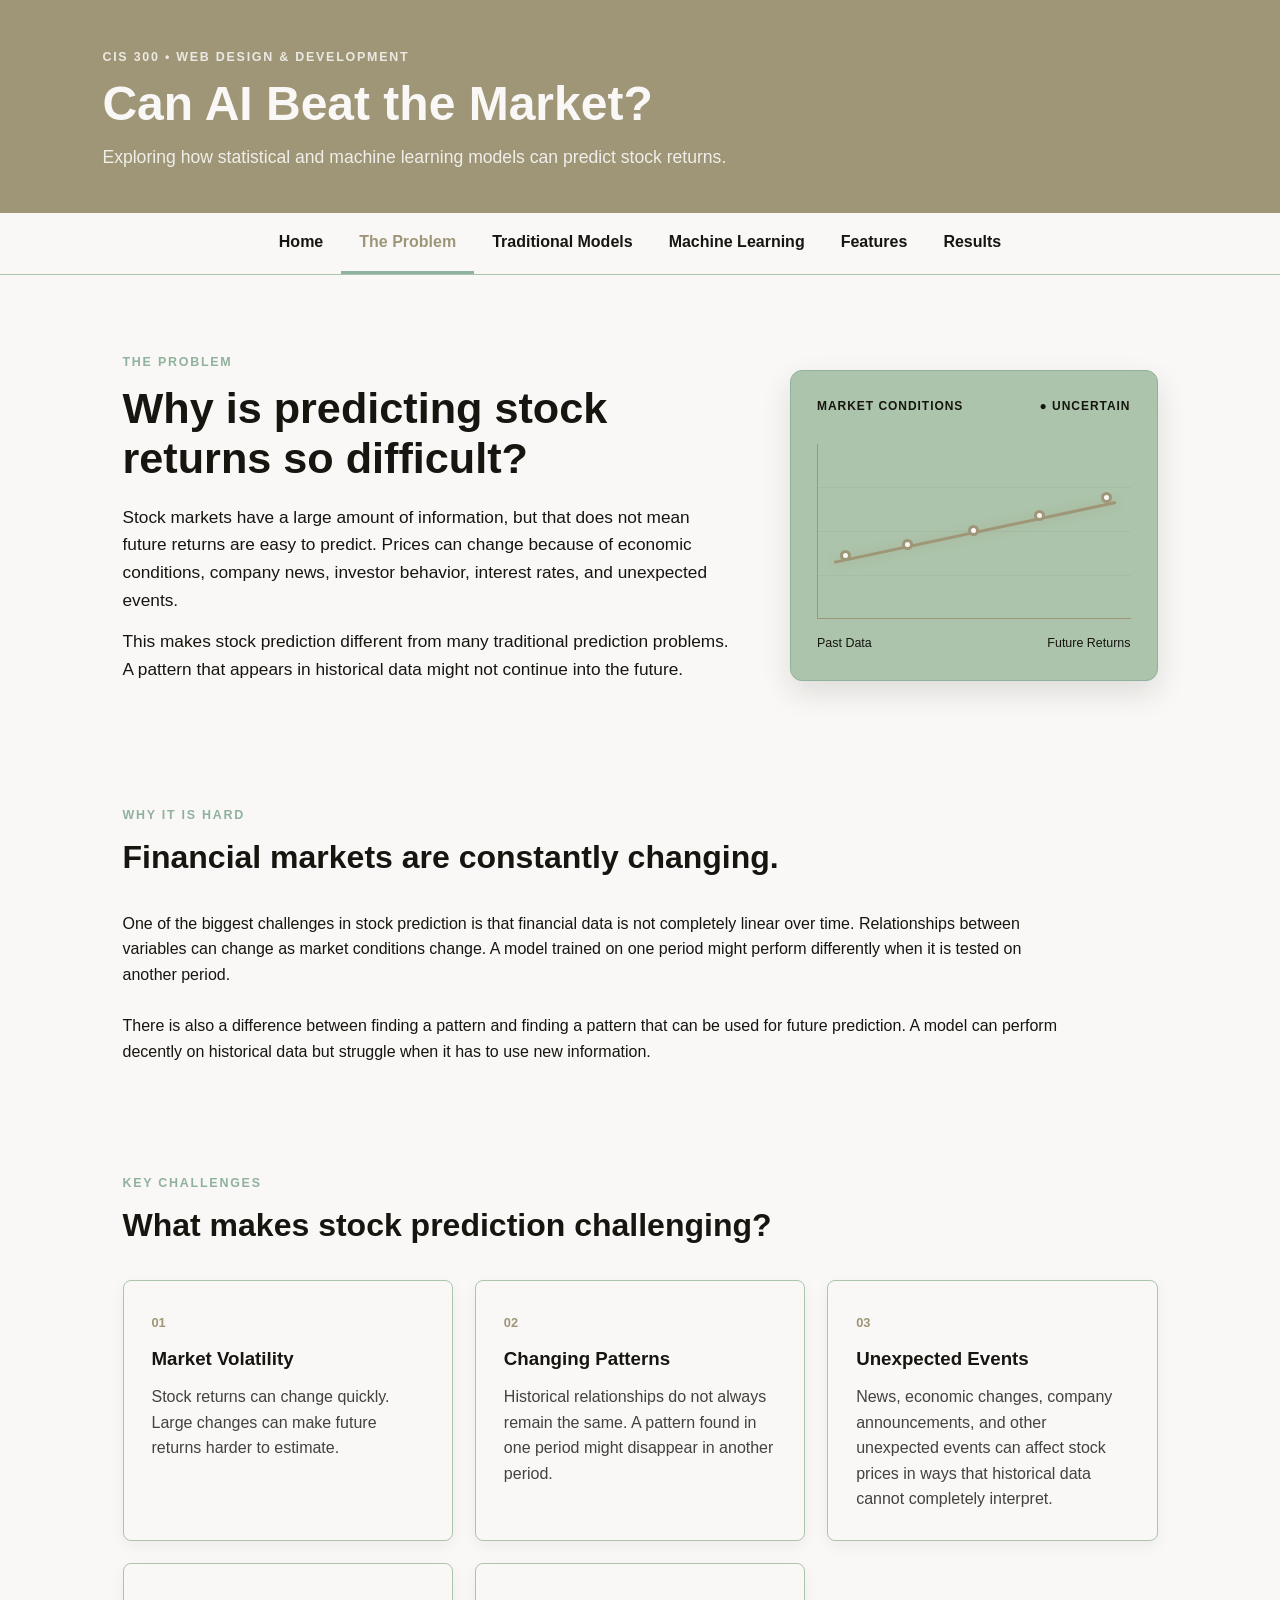
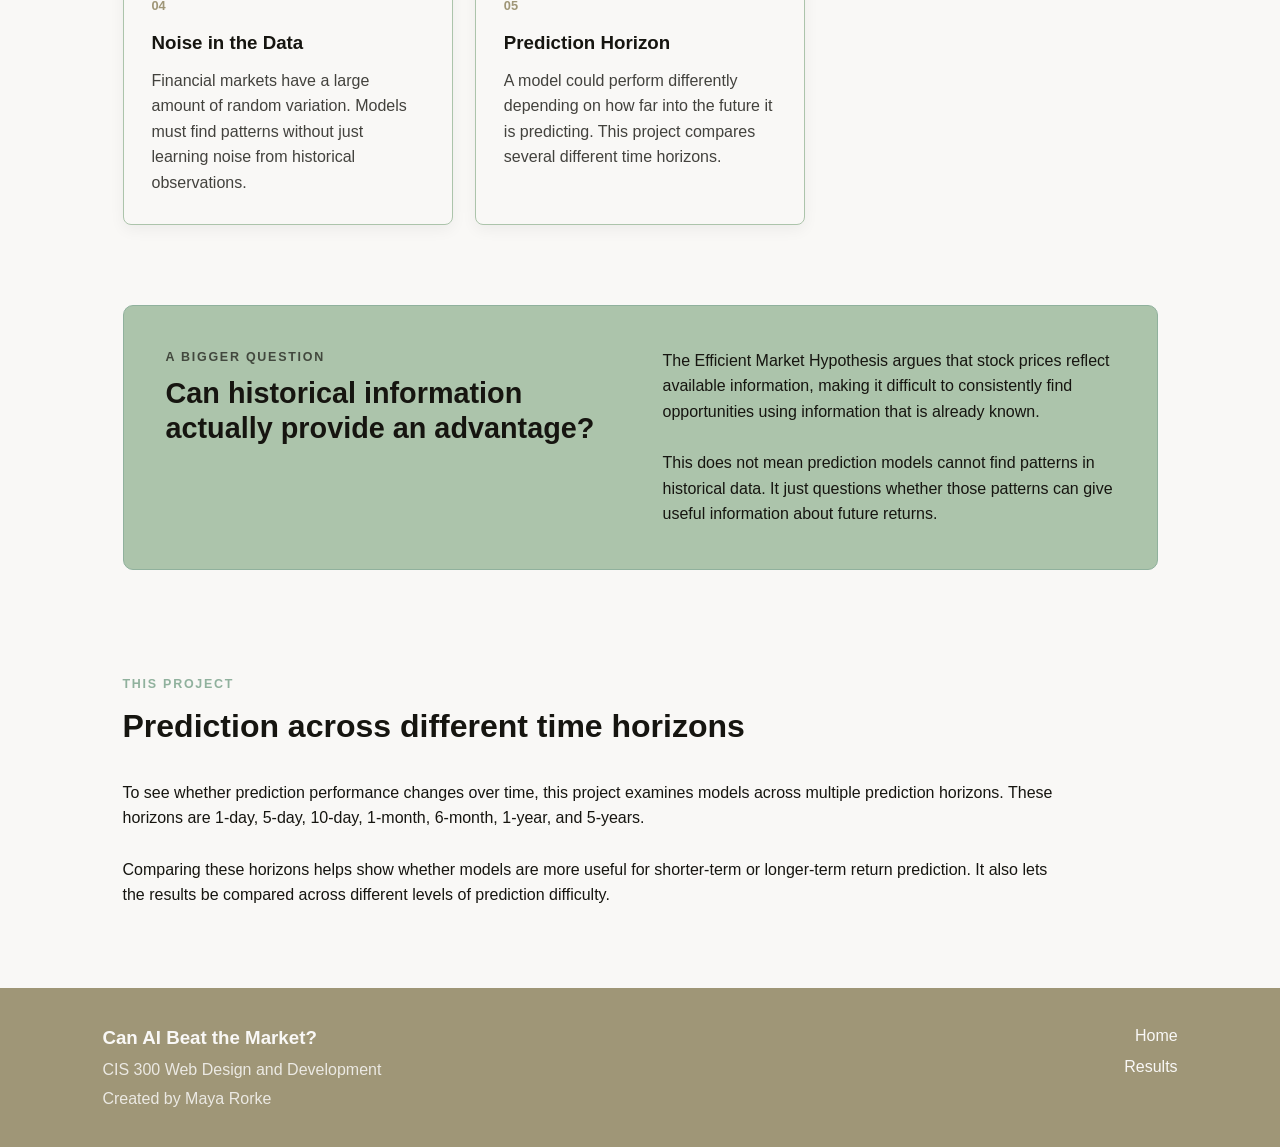
<file: problem.html>
<!DOCTYPE html>
<html lang="en">

<head>
    <meta charset="UTF-8">
    <meta name="viewport" content="width=device-width, initial-scale=1.0">
    <meta name="description" content="Explore the challenges of predicting stock returns and how changing market conditions, volatility, and unexpected events affect prediction models.">
    <meta name="keywords" content="stock market, stock prediction, AI, machine learning, financial markets, market volatility, prediction horizons, Efficient Market Hypothesis">

    <title>The Problem | Can AI Beat the Market?</title>

    <link rel="stylesheet" href="styles.css">
    <!-- Google tag (gtag.js) -->
<script async src="https://www.googletagmanager.com/gtag/js?id=G-351K4808JT"></script>
<script>
  window.dataLayer = window.dataLayer || [];
  function gtag(){dataLayer.push(arguments);}
  gtag('js', new Date());

  gtag('config', 'G-351K4808JT');
</script>
</head>

<body>
    <header class="site-header">
        <div class="header-content">

            <p class="eyebrow">CIS 300 • WEB DESIGN & DEVELOPMENT</p>

            <h1>Can AI Beat the Market?</h1>

            <p class="tagline">
                Exploring how statistical and machine learning models can predict stock returns.
            </p>

        </div>
    </header>

    <nav class="site-nav">
        <div class="nav-container">

            <a href="index.html">Home</a>
            <a href="problem.html" class="active">The Problem</a>
            <a href="traditional.html">Traditional Models</a>
            <a href="machine-learning.html">Machine Learning</a>
            <a href="features.html">Features</a>
            <a href="results.html">Results</a>

        </div>
    </nav>


    <main>

        <section class="hero">

            <div class="hero-text">

                <p class="section-label">THE PROBLEM</p>

                <h2>
                    Why is predicting stock returns so difficult?
                </h2>

                <p>
                    Stock markets have a large amount of information, but that does not mean future returns are easy to predict. Prices can change because of economic conditions, company news, investor behavior, interest rates, and unexpected events.
                </p>

                <p>
                    This makes stock prediction different from many traditional prediction problems. A pattern that appears in historical data might not continue into the future.
                </p>

            </div>


            <div class="market-card">

                <div class="card-top">
                    <span>MARKET CONDITIONS</span>
                    <span class="status">● UNCERTAIN</span>
                </div>

                <div class="chart">

                    <div class="chart-line"></div>

                    <div class="chart-point point-1"></div>
                    <div class="chart-point point-2"></div>
                    <div class="chart-point point-3"></div>
                    <div class="chart-point point-4"></div>
                    <div class="chart-point point-5"></div>

                </div>

                <div class="chart-labels">
                    <span>Past Data</span>
                    <span>Future Returns</span>
                </div>

            </div>

        </section>


        <section class="intro-section">

            <div class="section-heading">

                <p class="section-label">WHY IT IS HARD</p>

                <h2>Financial markets are constantly changing.</h2>

            </div>

            <p>
                One of the biggest challenges in stock prediction is that financial data is not completely linear over time. Relationships between variables can change as market conditions change. A model trained on one period might perform differently when it is tested on another period.
            </p>

            <br>

            <p>
                There is also a difference between finding a pattern and finding a pattern that can be used for future prediction. A model can perform decently on historical data but struggle when it has to use new information.
            </p>

        </section>


        <section class="intro-section">

            <div class="section-heading">

                <p class="section-label">KEY CHALLENGES</p>

                <h2>What makes stock prediction challenging?</h2>

            </div>


            <div class="topic-grid">

                <article class="topic-card">

                    <span class="number">01</span>

                    <h3>Market Volatility</h3>

                    <p>
                        Stock returns can change quickly. Large changes can make future returns harder to estimate.
                    </p>

                </article>


                <article class="topic-card">

                    <span class="number">02</span>

                    <h3>Changing Patterns</h3>

                    <p>
                        Historical relationships do not always remain the same. A pattern found in one period might disappear in another period.
                    </p>

                </article>


                <article class="topic-card">

                    <span class="number">03</span>

                    <h3>Unexpected Events</h3>

                    <p>
                        News, economic changes, company announcements, and other unexpected events can affect stock prices in ways that historical data cannot completely interpret.
                    </p>

                </article>


                <article class="topic-card">

                    <span class="number">04</span>

                    <h3>Noise in the Data</h3>

                    <p>
                        Financial markets have a large amount of random variation. Models must find patterns without just learning noise from historical observations.
                    </p>

                </article>


                <article class="topic-card">

                    <span class="number">05</span>

                    <h3>Prediction Horizon</h3>

                    <p>
                        A model could perform differently depending on how far into the future it is predicting. This project compares several different time horizons.
                    </p>

                </article>

            </div>

        </section>


        <section class="question-section">

            <div>

                <p class="section-label">A BIGGER QUESTION</p>

                <h2>
                    Can historical information actually provide an advantage?
                </h2>

            </div>

            <div>

                <p>
                    The Efficient Market Hypothesis argues that stock prices reflect available information, making it difficult to consistently find opportunities using information that is already known.
                </p>

                <br>

                <p>
                    This does not mean prediction models cannot find patterns in historical data. It just questions whether those patterns can give useful information about future returns.
                </p>

            </div>

        </section>


        <section class="intro-section">

            <div class="section-heading">

                <p class="section-label">THIS PROJECT</p>

                <h2>Prediction across different time horizons</h2>

            </div>

            <p>
                To see whether prediction performance changes over time, this project examines models across multiple prediction horizons. These horizons are 1-day, 5-day, 10-day, 1-month, 6-month, 1-year, and 5-years.
            </p>

            <br>

            <p>
                Comparing these horizons helps show whether models are more useful for shorter-term or longer-term return prediction. It also lets the results be compared across different levels of prediction difficulty.
            </p>

        </section>

    </main>


    <footer class="site-footer">

        <div>

            <h3>Can AI Beat the Market?</h3>

            <p>
                CIS 300 Web Design and Development
            </p>

            <p>
                Created by Maya Rorke
            </p>

        </div>


        <div class="footer-links">

            <a href="index.html">Home</a>
            <a href="results.html">Results</a>

        </div>

    </footer>

</body>

</html>
</file>
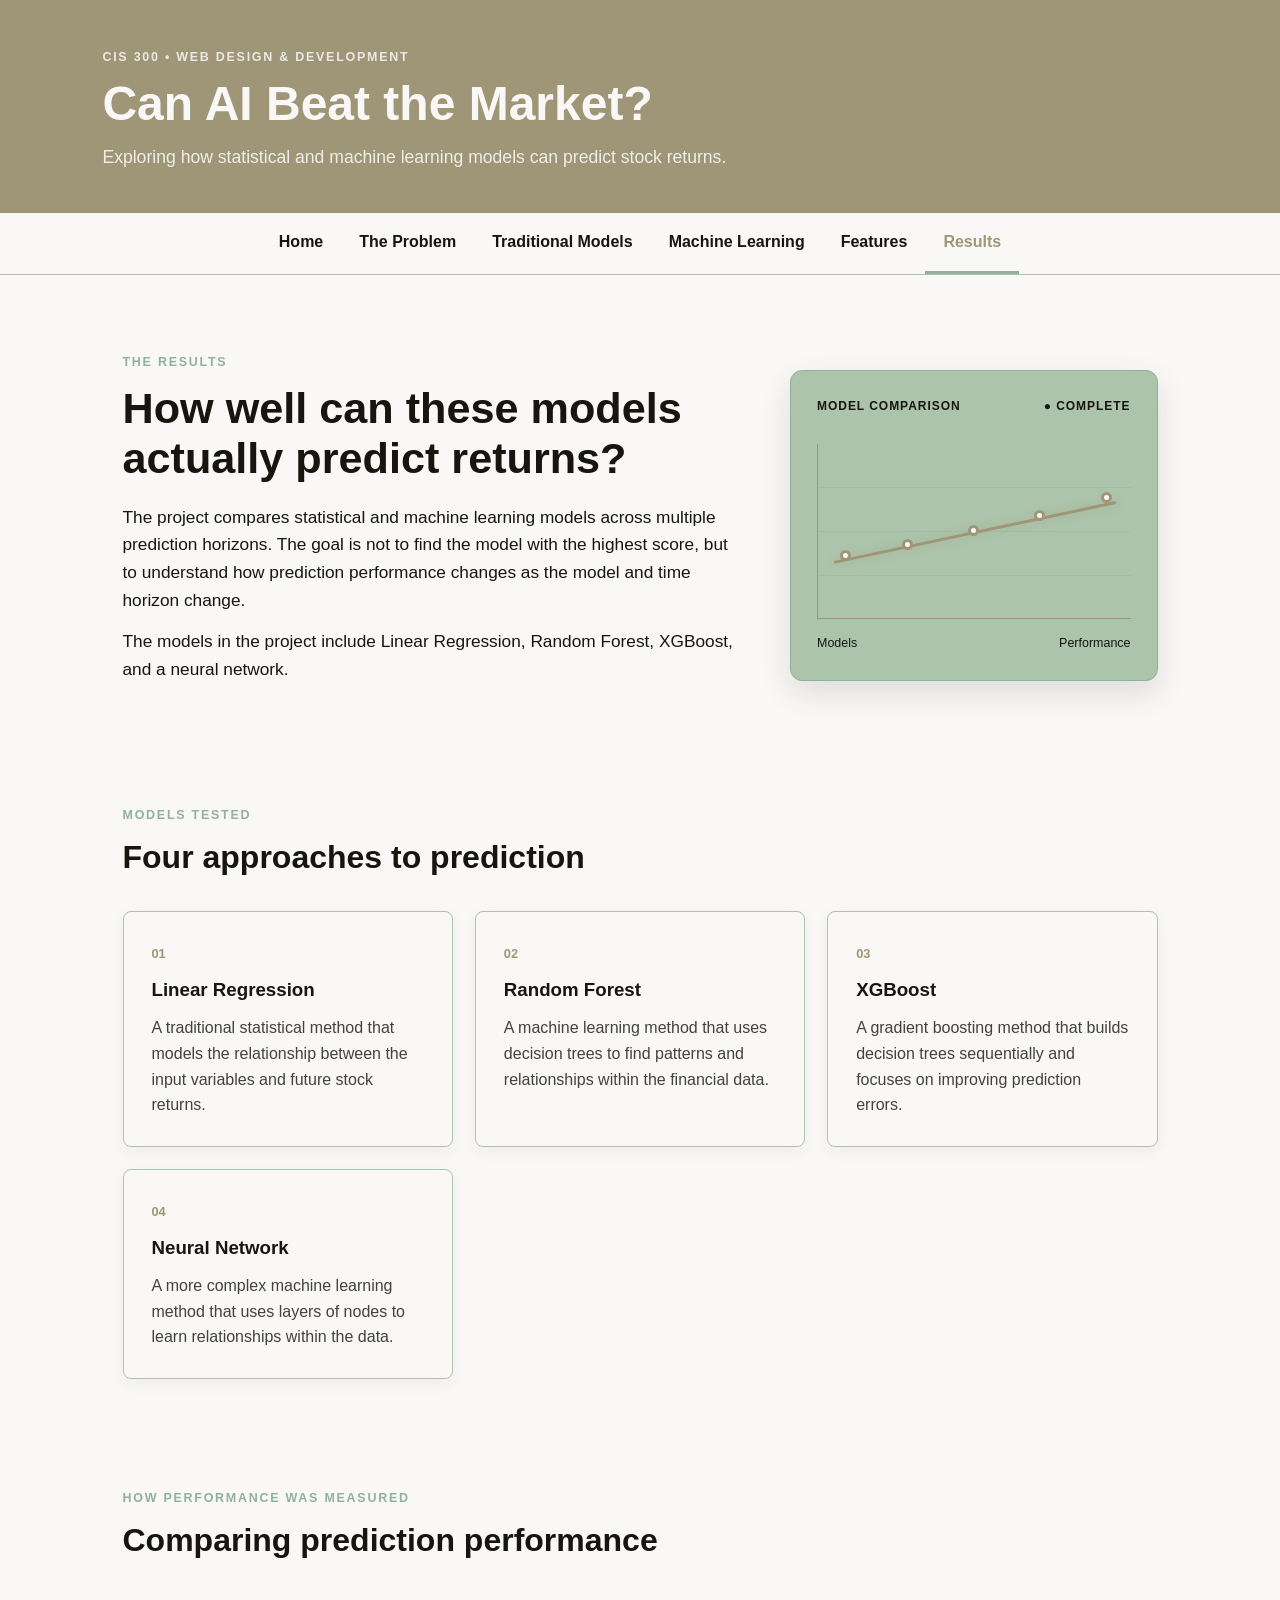
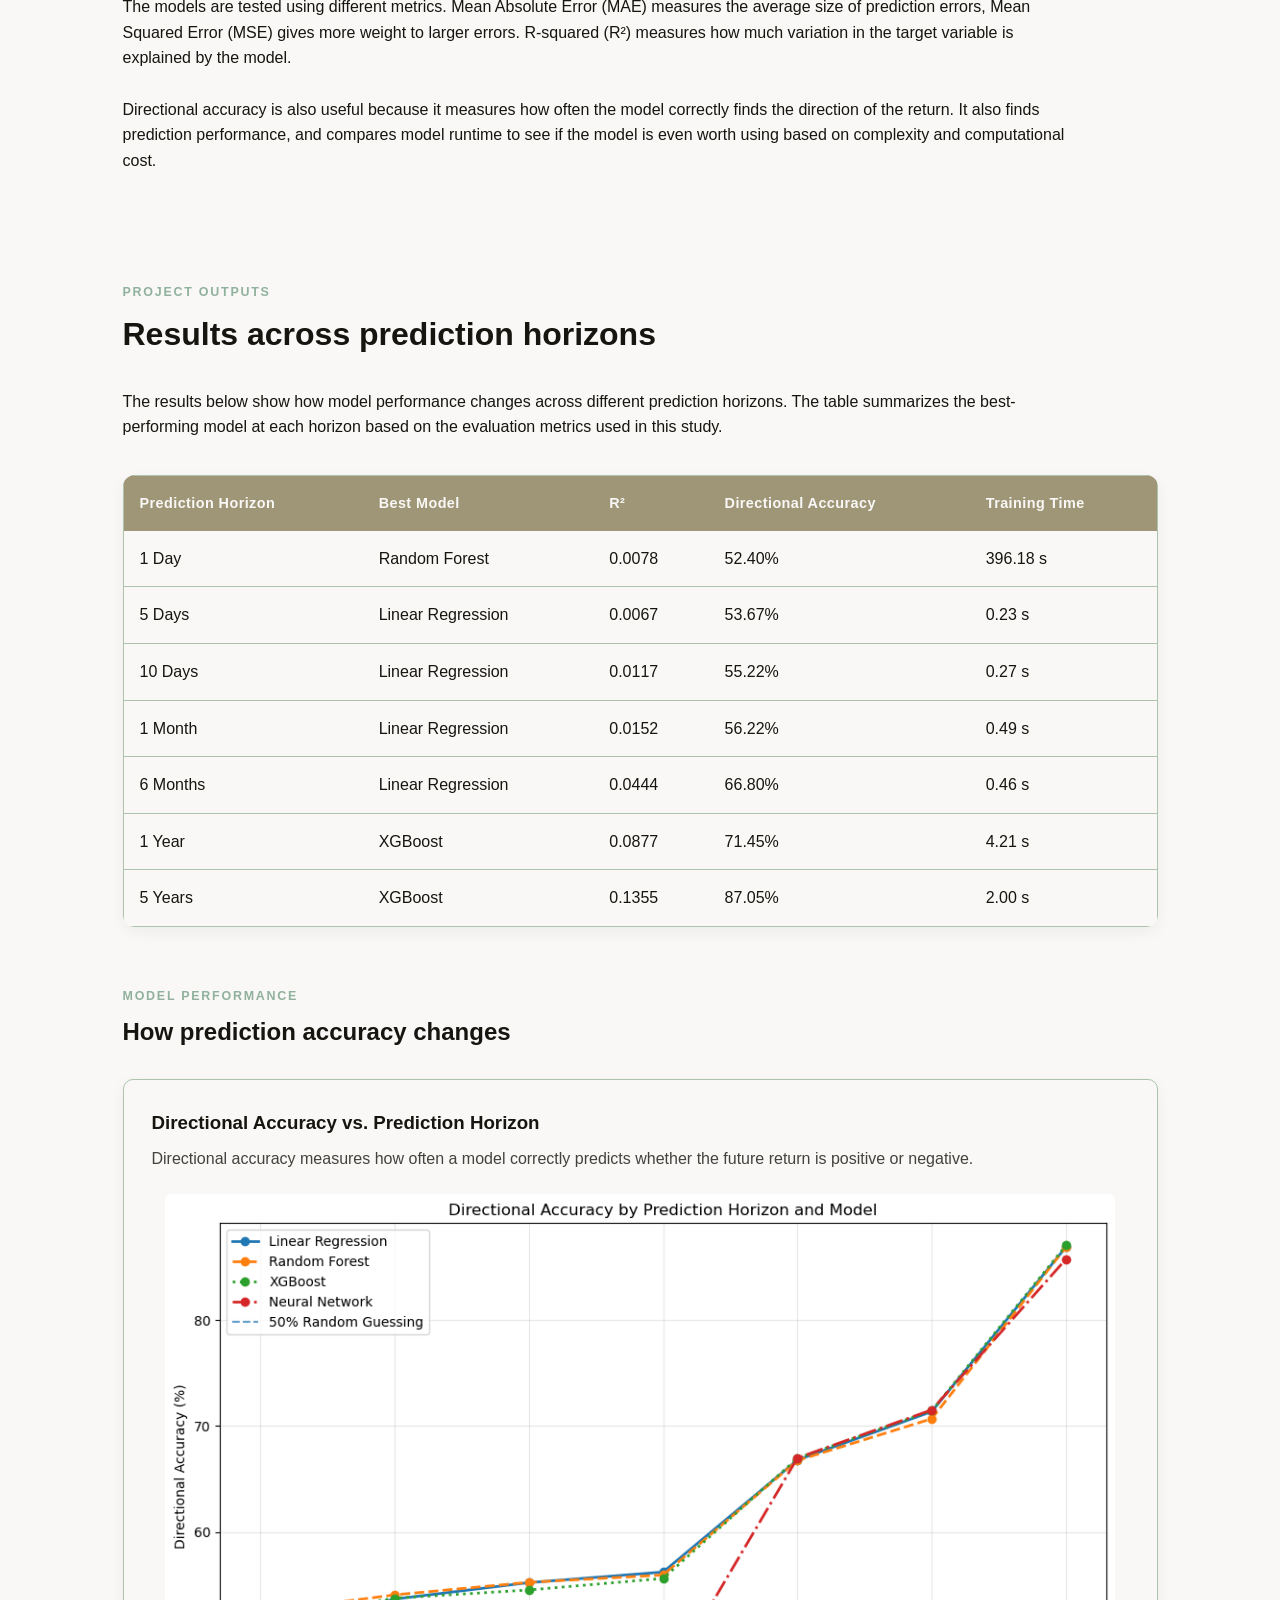
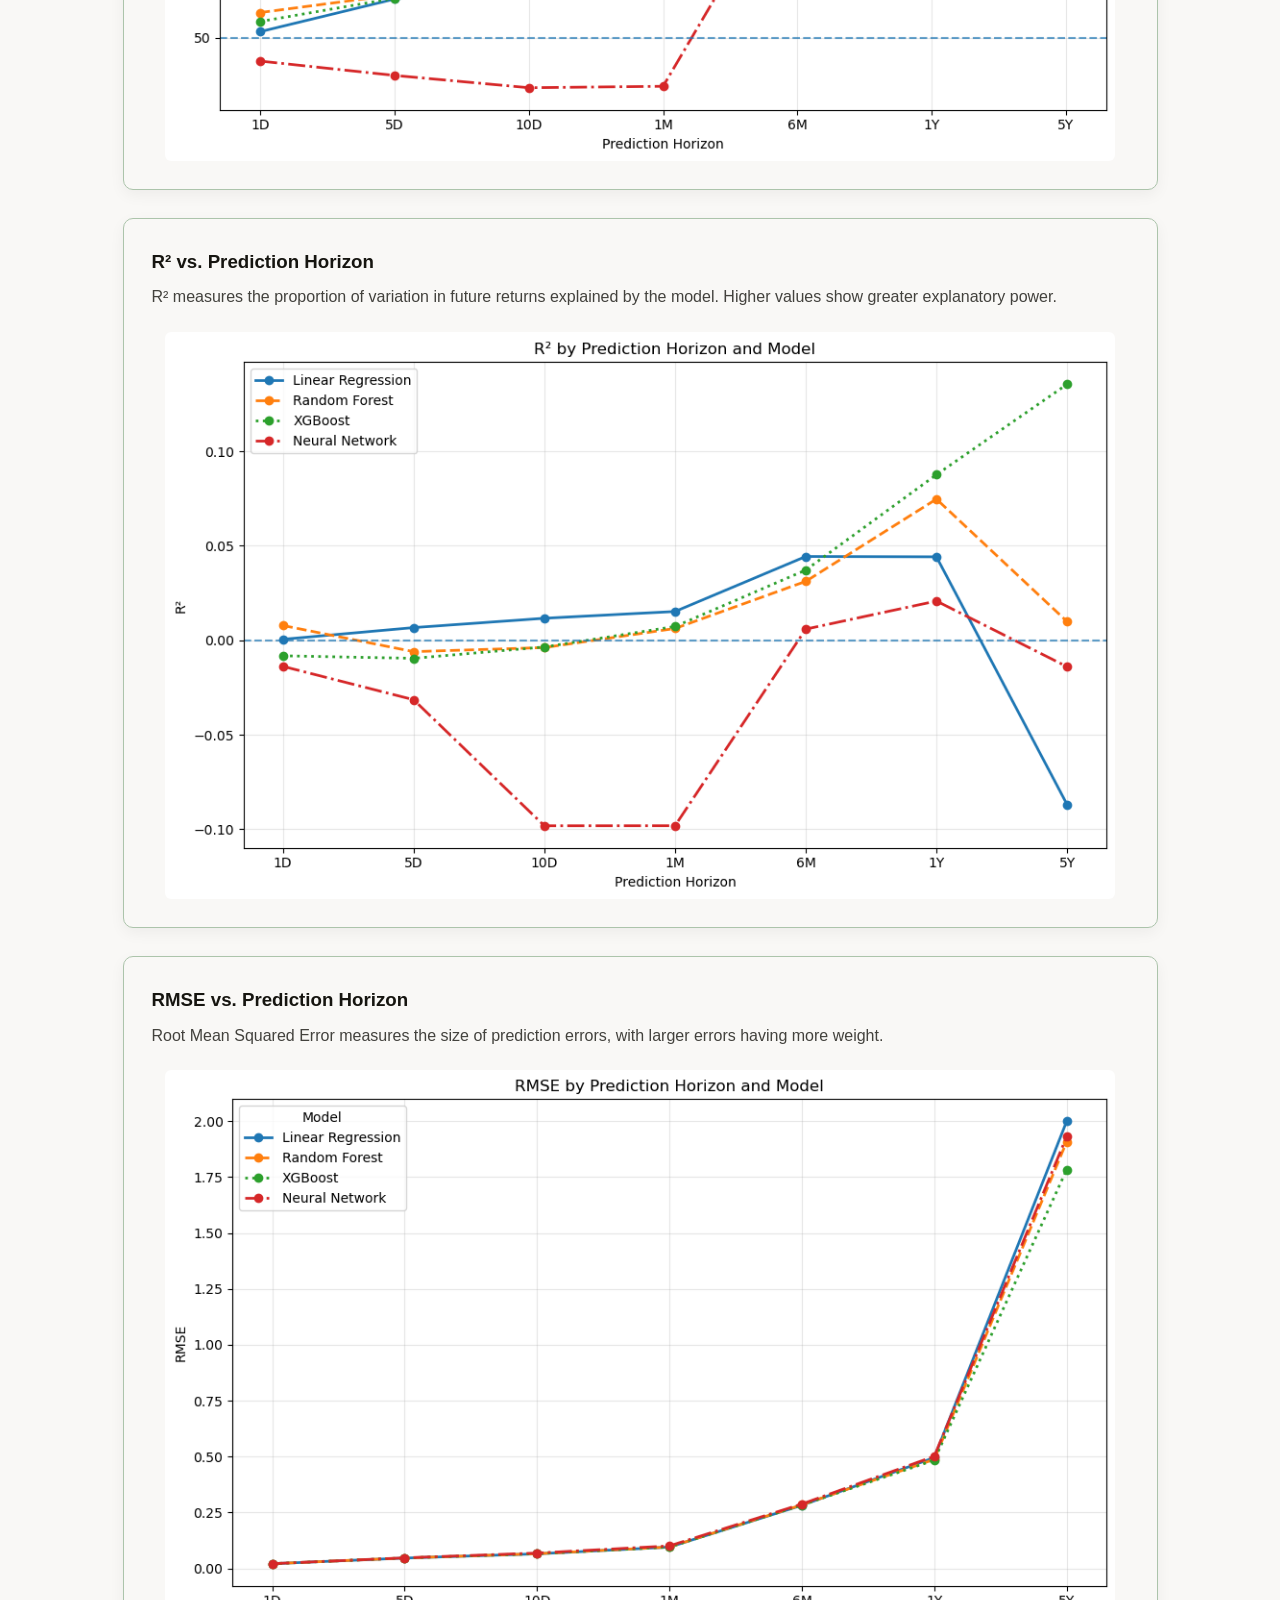
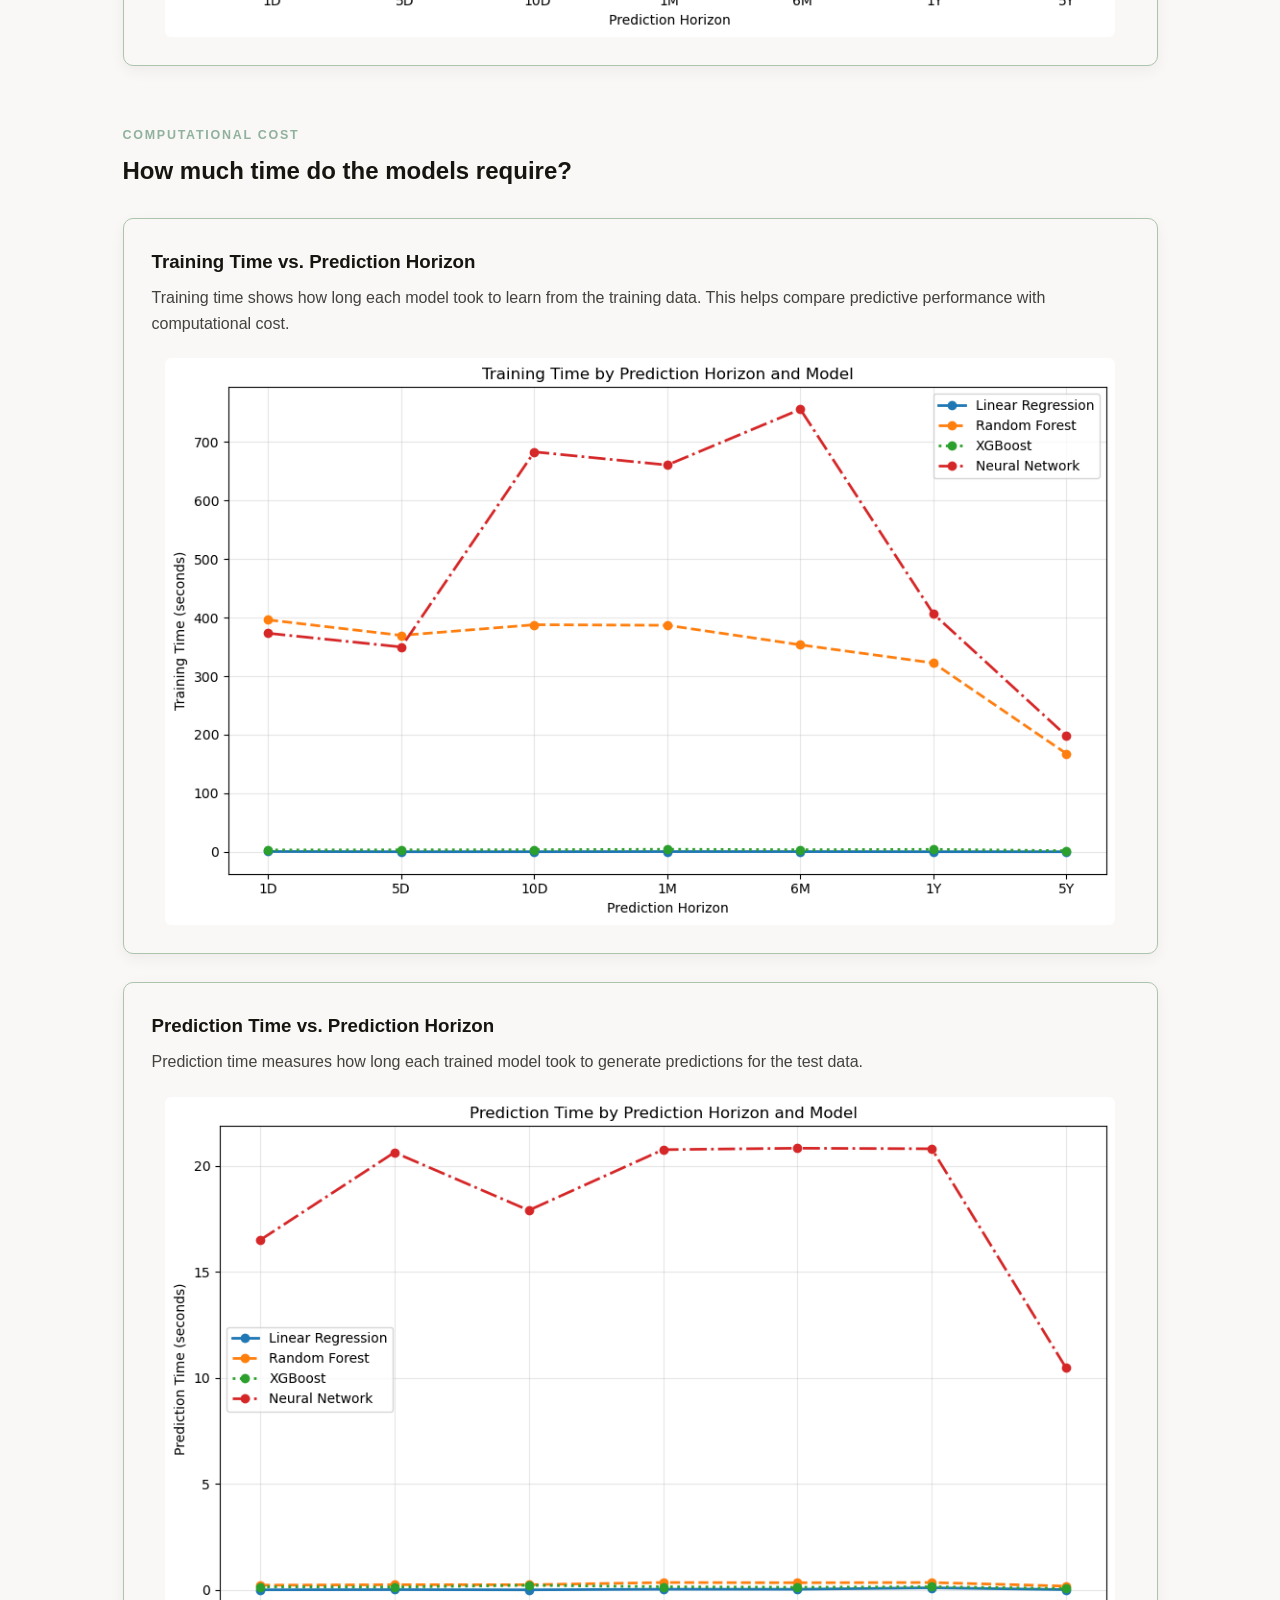
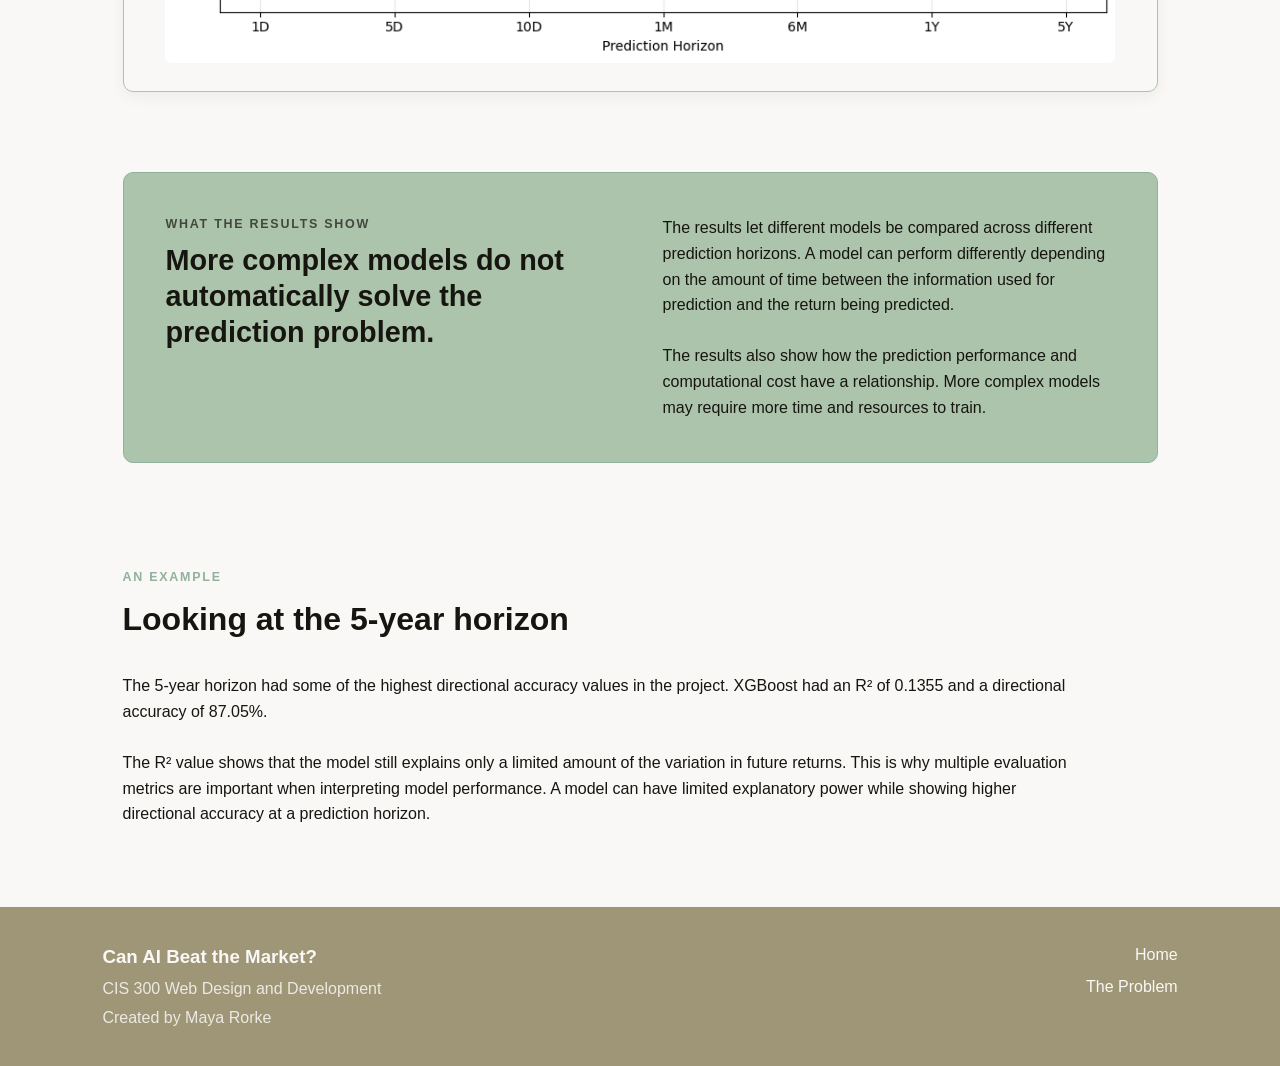
<file: results.html>
<!DOCTYPE html>
<html lang="en">

<head>
    <meta charset="UTF-8">
    <meta name="viewport" content="width=device-width, initial-scale=1.0">
    <meta name="description" content="View the results of statistical and machine learning models predicting stock returns across seven prediction horizons, including model performance and computational cost.">
    <meta name="keywords" content="stock prediction results, machine learning results, linear regression, Random Forest, XGBoost, neural network, R², directional accuracy, RMSE">
    <title>Results | Can AI Beat the Market?</title>

    <link rel="stylesheet" href="styles.css">
    <!-- Google tag (gtag.js) -->
<script async src="https://www.googletagmanager.com/gtag/js?id=G-351K4808JT"></script>
<script>
  window.dataLayer = window.dataLayer || [];
  function gtag(){dataLayer.push(arguments);}
  gtag('js', new Date());

  gtag('config', 'G-351K4808JT');
</script>
</head>

<body>

    <header class="site-header">
        <div class="header-content">

            <p class="eyebrow">CIS 300 • WEB DESIGN & DEVELOPMENT</p>

            <h1>Can AI Beat the Market?</h1>

            <p class="tagline">
                Exploring how statistical and machine learning models can predict stock returns.
            </p>

        </div>
    </header>


    <nav class="site-nav">
        <div class="nav-container">

            <a href="index.html">Home</a>
            <a href="problem.html">The Problem</a>
            <a href="traditional.html">Traditional Models</a>
            <a href="machine-learning.html">Machine Learning</a>
            <a href="features.html">Features</a>
            <a href="results.html" class="active">Results</a>

        </div>
    </nav>


    <main>

        <section class="hero">

            <div class="hero-text">

                <p class="section-label">THE RESULTS</p>

                <h2>
                    How well can these models actually predict returns?
                </h2>

                <p>
                    The project compares statistical and machine learning models across multiple prediction horizons. The goal is not to find the model with the highest score, but to understand how prediction performance changes as the model and time horizon change.
                </p>

                <p>
                    The models in the project include Linear Regression, Random Forest, XGBoost, and a neural network.
                </p>

            </div>


            <div class="market-card">

                <div class="card-top">
                    <span>MODEL COMPARISON</span>
                    <span class="status">● COMPLETE</span>
                </div>

                <div class="chart">

                    <div class="chart-line"></div>

                    <div class="chart-point point-1"></div>
                    <div class="chart-point point-2"></div>
                    <div class="chart-point point-3"></div>
                    <div class="chart-point point-4"></div>
                    <div class="chart-point point-5"></div>

                </div>

                <div class="chart-labels">
                    <span>Models</span>
                    <span>Performance</span>
                </div>

            </div>

        </section>


        <section class="intro-section">

            <div class="section-heading">

                <p class="section-label">MODELS TESTED</p>

                <h2>Four approaches to prediction</h2>

            </div>


            <div class="topic-grid">

                <article class="topic-card">

                    <span class="number">01</span>

                    <h3>Linear Regression</h3>

                    <p>
                        A traditional statistical method that models the relationship between the input variables and future stock returns.
                    </p>

                </article>


                <article class="topic-card">

                    <span class="number">02</span>

                    <h3>Random Forest</h3>

                    <p>
                        A machine learning method that uses decision trees to find patterns and relationships within the financial data.
                    </p>

                </article>


                <article class="topic-card">

                    <span class="number">03</span>

                    <h3>XGBoost</h3>

                    <p>
                        A gradient boosting method that builds decision trees sequentially and focuses on improving prediction errors.
                    </p>

                </article>


                <article class="topic-card">

                    <span class="number">04</span>

                    <h3>Neural Network</h3>

                    <p>
                        A more complex machine learning method that uses layers of nodes to learn relationships within the data.
                    </p>

                </article>

            </div>

        </section>


        <section class="intro-section">

            <div class="section-heading">

                <p class="section-label">HOW PERFORMANCE WAS MEASURED</p>

                <h2>Comparing prediction performance</h2>

            </div>

            <p>
                The models are tested using different metrics. Mean Absolute Error (MAE) measures the average size of prediction errors, Mean Squared Error (MSE) gives more weight to larger errors. R-squared (R²) measures how much variation in the target variable is explained by the model.
            </p>

            <br>

            <p>
                Directional accuracy is also useful because it measures how often the model correctly finds the direction of the return. It also finds prediction performance, and compares model runtime to see if the model is even worth using based on complexity and computational cost.
            </p>

        </section>


        <section class="intro-section">

    <div class="section-heading">

        <p class="section-label">PROJECT OUTPUTS</p>

        <h2>Results across prediction horizons</h2>

    </div>

    <p>
        The results below show how model performance changes across different prediction horizons.
        The table summarizes the best-performing model at each horizon based on the evaluation
        metrics used in this study.
    </p>


    <div class="results-table-wrapper">

        <table class="results-table">

            <thead>

                <tr>
                    <th>Prediction Horizon</th>
                    <th>Best Model</th>
                    <th>R²</th>
                    <th>Directional Accuracy</th>
                    <th>Training Time</th>
                </tr>

            </thead>


            <tbody>

                <tr>
                    <td>1 Day</td>
                    <td>Random Forest</td>
                    <td>0.0078</td>
                    <td>52.40%</td>
                    <td>396.18 s</td>
                </tr>

                <tr>
                    <td>5 Days</td>
                    <td>Linear Regression</td>
                    <td>0.0067</td>
                    <td>53.67%</td>
                    <td>0.23 s</td>
                </tr>

                <tr>
                    <td>10 Days</td>
                    <td>Linear Regression</td>
                    <td>0.0117</td>
                    <td>55.22%</td>
                    <td>0.27 s</td>
                </tr>

                <tr>
                    <td>1 Month</td>
                    <td>Linear Regression</td>
                    <td>0.0152</td>
                    <td>56.22%</td>
                    <td>0.49 s</td>
                </tr>

                <tr>
                    <td>6 Months</td>
                    <td>Linear Regression</td>
                    <td>0.0444</td>
                    <td>66.80%</td>
                    <td>0.46 s</td>
                </tr>

                <tr>
                    <td>1 Year</td>
                    <td>XGBoost</td>
                    <td>0.0877</td>
                    <td>71.45%</td>
                    <td>4.21 s</td>
                </tr>

                <tr>
                    <td>5 Years</td>
                    <td>XGBoost</td>
                    <td>0.1355</td>
                    <td>87.05%</td>
                    <td>2.00 s</td>
                </tr>

            </tbody>

        </table>

    </div>


    <div class="results-group">

        <div class="section-heading">

            <p class="section-label">MODEL PERFORMANCE</p>

            <h3>How prediction accuracy changes</h3>

        </div>


        <div class="result-graph">

            <h3>Directional Accuracy vs. Prediction Horizon</h3>

            <p>
                Directional accuracy measures how often a model correctly predicts whether the future return is positive or negative.
            </p>

            <img
                src="DirectionalAccuracyvsPredictionHorizon.png"
                alt="Line graph showing directional accuracy for each model across prediction horizons"
            >

        </div>


        <div class="result-graph">

            <h3>R² vs. Prediction Horizon</h3>

            <p>
                R² measures the proportion of variation in future returns explained by the model.
                Higher values show greater explanatory power.
            </p>

            <img
                src="R^2vsPredictionHorizon.png"
                alt="Line graph showing R-squared values for each model across prediction horizons"
            >

        </div>


        <div class="result-graph">

            <h3>RMSE vs. Prediction Horizon</h3>

            <p>
                Root Mean Squared Error measures the size of prediction errors, with larger errors having more weight.
            </p>

            <img
                src="RMSEvsPredictionHorizon.png"
                alt="Line graph showing RMSE for each model across prediction horizons"
            >

        </div>

    </div>


    <div class="results-group">

        <div class="section-heading">

            <p class="section-label">COMPUTATIONAL COST</p>

            <h3>How much time do the models require?</h3>

        </div>


        <div class="result-graph">

            <h3>Training Time vs. Prediction Horizon</h3>

            <p>
                Training time shows how long each model took to learn from the training data.
                This helps compare predictive performance with computational cost.
            </p>

            <img
                src="TrainingtimevsPredictionHorizon.png"
                alt="Line graph showing model training time across prediction horizons"
            >

        </div>


        <div class="result-graph">

            <h3>Prediction Time vs. Prediction Horizon</h3>

            <p>
                Prediction time measures how long each trained model took to generate predictions for the test data.
            </p>

            <img
                src="PredictionTimevsPredictionHorizon.png"
                alt="Line graph showing model prediction time across prediction horizons"
            >

        </div>

    </div>

</section>


        <section class="question-section">

            <div>

                <p class="section-label">WHAT THE RESULTS SHOW</p>

                <h2>
                    More complex models do not automatically solve the prediction problem.
                </h2>

            </div>

            <div>

                <p>
                    The results let different models be compared across different prediction horizons. A model can perform differently depending on the amount of time between the information used for prediction and the return being predicted.
                </p>

                <br>

                <p>
                    The results also show how the prediction performance and computational cost have a relationship. More complex models may require more time and resources to train.
                </p>

            </div>

        </section>


                <section class="intro-section">

            <div class="section-heading">

                <p class="section-label">AN EXAMPLE</p>

                <h2>Looking at the 5-year horizon</h2>

            </div>

            <p>
                The 5-year horizon had some of the highest directional accuracy values in the project. XGBoost had an R² of 0.1355 and a directional accuracy of 87.05%.
            </p>

            <br>

            <p>
                The R² value shows that the model still explains only a limited amount of the variation in future returns. This is why multiple evaluation metrics are important when interpreting model performance. A model can have limited explanatory power while showing higher directional accuracy at a prediction horizon.
            </p>

        </section>


    </main>


    <footer class="site-footer">

        <div>

            <h3>Can AI Beat the Market?</h3>

            <p>
                CIS 300 Web Design and Development
            </p>

            <p>
                Created by Maya Rorke
            </p>

        </div>


        <div class="footer-links">

            <a href="index.html">Home</a>
            <a href="problem.html">The Problem</a>

        </div>

    </footer>

</body>

</html>
</file>
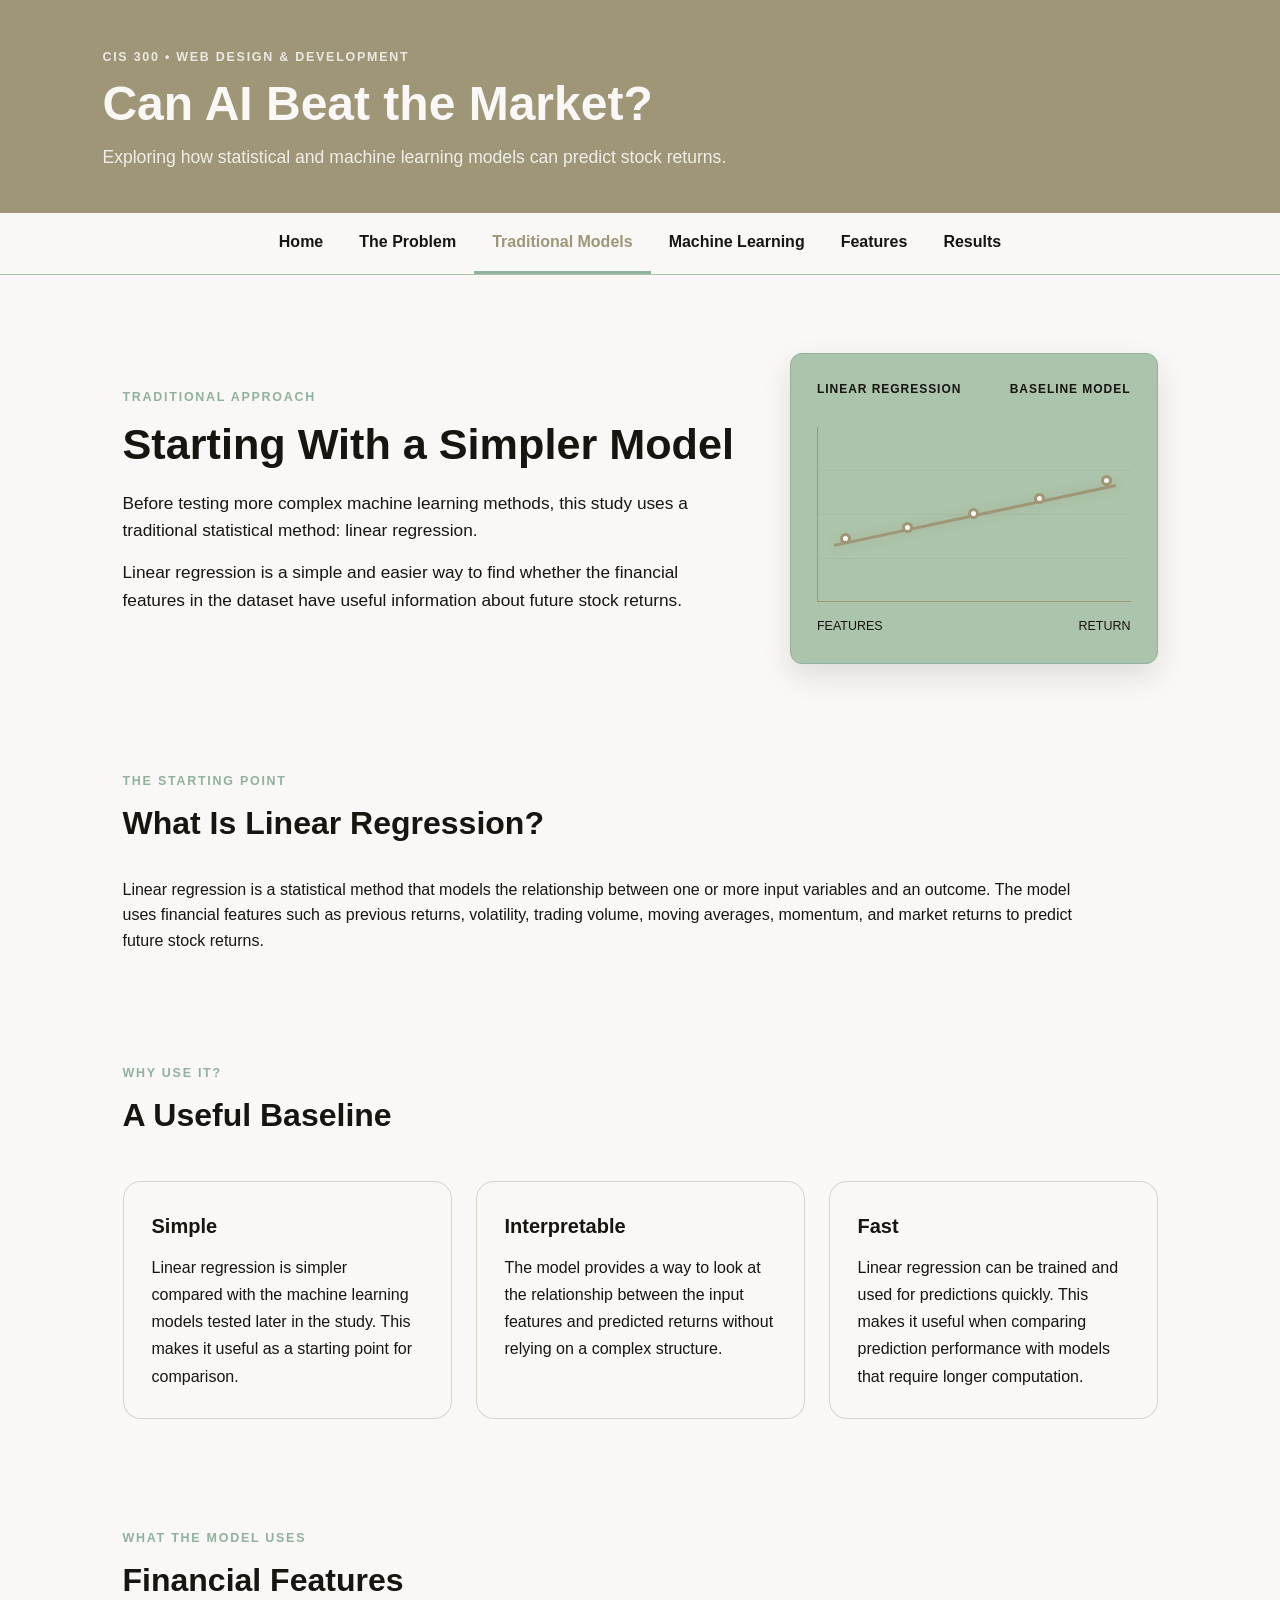
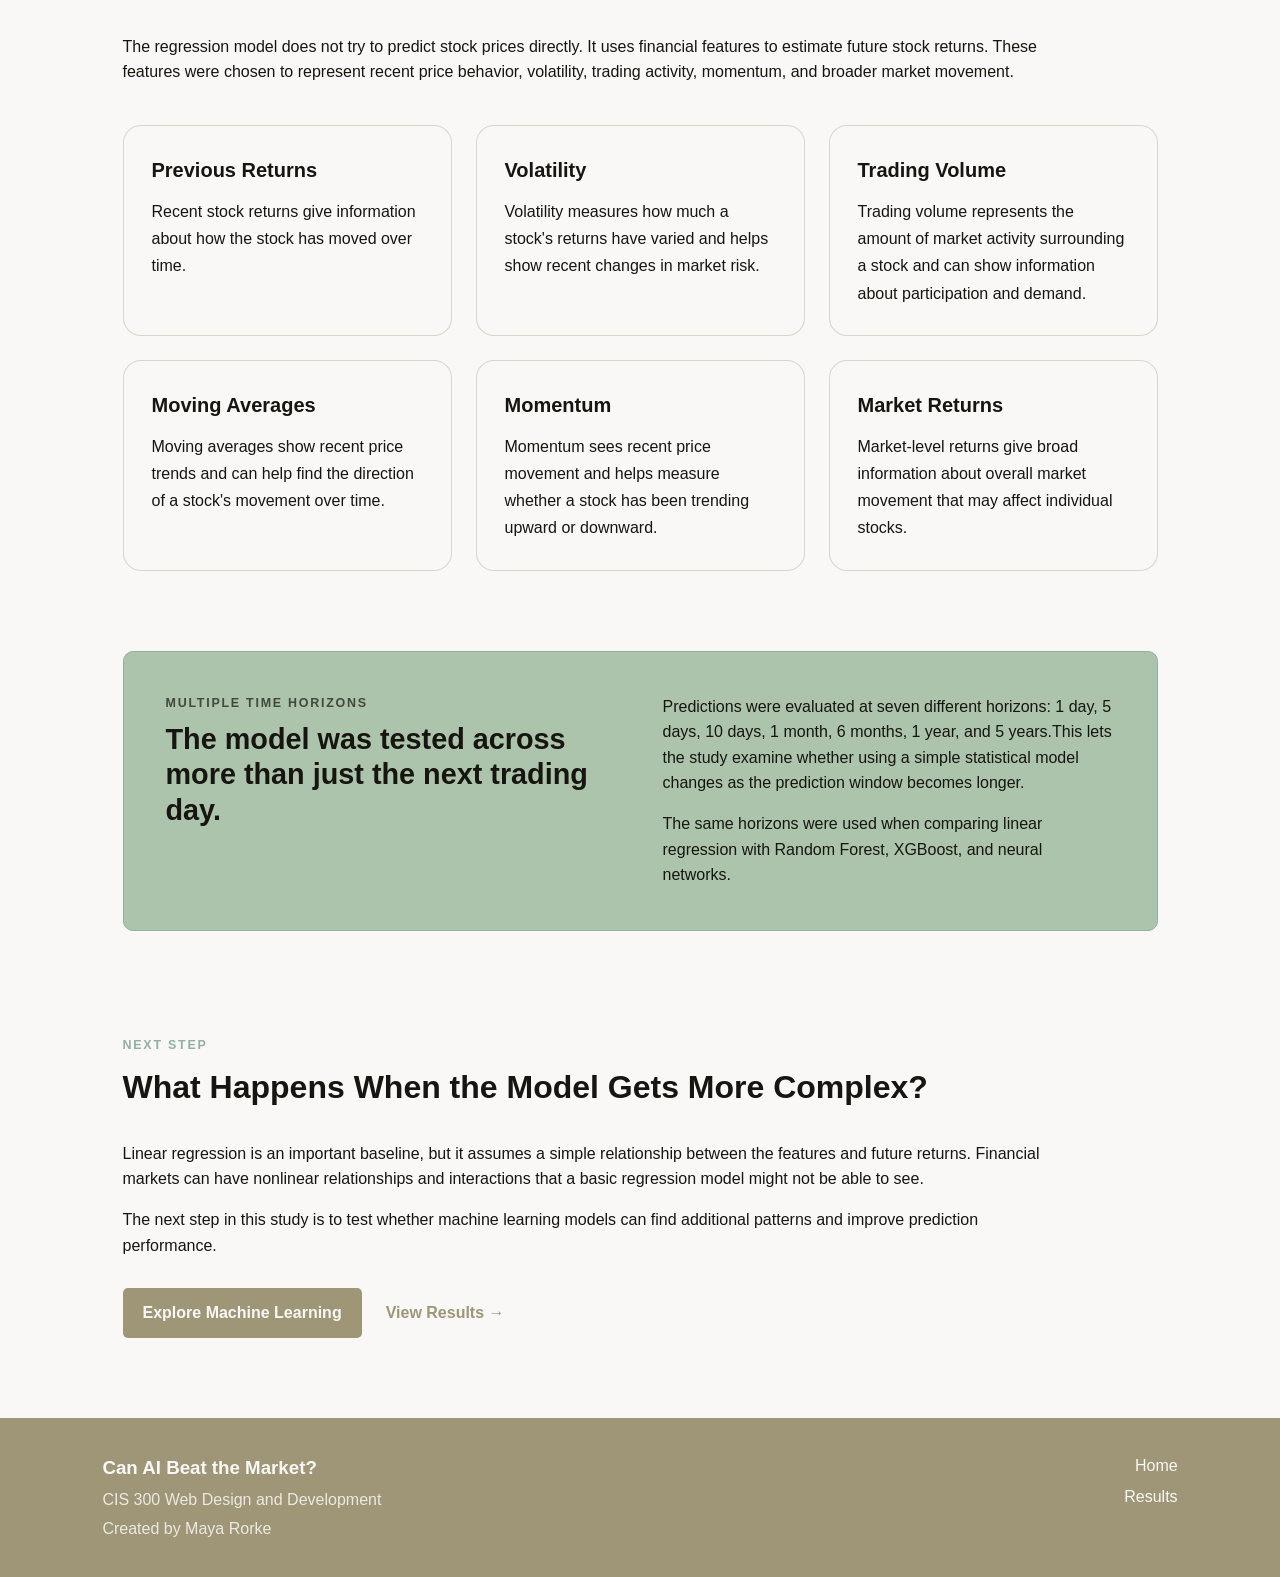
<file: traditional.html>
<!DOCTYPE html>

<html lang="en">

<head>
    <meta charset="UTF-8">
    <meta name="viewport" content="width=device-width, initial-scale=1.0">
    <meta name="referrer" content="origin">

<meta name="description" content="Learn how traditional statistical models such as linear regression can be used to predict stock returns and provide an interpretable baseline for machine learning models.">

<meta name="keywords" content="linear regression, statistical models, stock prediction, stock returns, financial modeling, AI, stock market">

<title>Traditional Models | Can AI Beat the Market?</title>

<link rel="stylesheet" href="styles.css">
<!-- Google tag (gtag.js) -->
<script async src="https://www.googletagmanager.com/gtag/js?id=G-351K4808JT"></script>
<script>
  window.dataLayer = window.dataLayer || [];
  function gtag(){dataLayer.push(arguments);}
  gtag('js', new Date());

  gtag('config', 'G-351K4808JT');
</script>

</head>

<body>

<header class="site-header">

    <div class="header-content">

        <p class="eyebrow">CIS 300 • WEB DESIGN & DEVELOPMENT</p>

        <h1>Can AI Beat the Market?</h1>

        <p class="tagline">
            Exploring how statistical and machine learning models can predict stock returns.
        </p>

    </div>

</header>

<nav class="site-nav">

    <div class="nav-container">

        <a href="index.html">Home</a>
        <a href="problem.html">The Problem</a>
        <a href="traditional.html" class="active">Traditional Models</a>
        <a href="machine-learning.html">Machine Learning</a>
        <a href="features.html">Features</a>
        <a href="results.html">Results</a>

    </div>

</nav>


<main>


    <section class="hero">

        <div class="hero-text">

            <p class="section-label">TRADITIONAL APPROACH</p>

            <h2>Starting With a Simpler Model</h2>

            <p>
                Before testing more complex machine learning methods, this study uses a traditional statistical method: linear regression.
            </p>

            <p>
                Linear regression is a simple and easier way to find whether the financial features in the dataset have useful information about future stock returns.
            </p>

        </div>


        <div class="market-card">

            <div class="card-top">

                <span>LINEAR REGRESSION</span>

                <span class="status">BASELINE MODEL</span>

            </div>

            <div class="chart">

                <div class="chart-line"></div>

                <div class="chart-point point-1"></div>
                <div class="chart-point point-2"></div>
                <div class="chart-point point-3"></div>
                <div class="chart-point point-4"></div>
                <div class="chart-point point-5"></div>

            </div>

            <div class="chart-labels">

                <span>FEATURES</span>
                <span>RETURN</span>

            </div>

        </div>

    </section>


    <!-- Introduction -->
    <section class="intro-section">

        <div class="section-heading">

            <p class="section-label">THE STARTING POINT</p>

            <h2>What Is Linear Regression?</h2>

        </div>

        <p>
            Linear regression is a statistical method that models the relationship between one or more input variables and an outcome. The model uses financial features such as previous returns, volatility, trading volume, moving averages, momentum, and market returns to predict future stock returns.
        </p>

    </section>


    <section class="intro-section">

        <div class="section-heading">

            <p class="section-label">WHY USE IT?</p>

            <h2>A Useful Baseline</h2>

        </div>


        <div class="card-grid">

            <article class="info-card">

                <h3>Simple</h3>

                <p>
                    Linear regression is simpler compared with the machine learning models tested later in the study. This makes it useful as a starting point for comparison.
                </p>

            </article>


            <article class="info-card">

                <h3>Interpretable</h3>

                <p>
                    The model provides a way to look at the relationship between the input features and predicted returns without relying on a complex structure.
                </p>

            </article>


            <article class="info-card">

                <h3>Fast</h3>

                <p>
                    Linear regression can be trained and used for predictions quickly. This makes it useful when comparing prediction performance with models that require longer computation.
                </p>

            </article>

        </div>

    </section>


    <section class="intro-section">

        <div class="section-heading">

            <p class="section-label">WHAT THE MODEL USES</p>

            <h2>Financial Features</h2>

        </div>

        <p>
            The regression model does not try to predict stock prices directly. It uses financial features to estimate future stock returns. These features were chosen to represent recent price behavior, volatility, trading activity, momentum, and broader market movement.
        </p>


        <div class="card-grid">

            <article class="info-card">

                <h3>Previous Returns</h3>

                <p>
                    Recent stock returns give information about how the stock has moved over time.
                </p>

            </article>


            <article class="info-card">

                <h3>Volatility</h3>

                <p>
                    Volatility measures how much a stock's returns have varied and helps show recent changes in market risk.
                </p>

            </article>


            <article class="info-card">

                <h3>Trading Volume</h3>

                <p>
                    Trading volume represents the amount of market activity surrounding a stock and can show information about participation and demand.
                </p>

            </article>


            <article class="info-card">

                <h3>Moving Averages</h3>

                <p>
                    Moving averages show recent price trends and can help find the direction of a stock's movement over time.
                </p>

            </article>


            <article class="info-card">

                <h3>Momentum</h3>

                <p>
                    Momentum sees recent price movement and helps measure whether a stock has been trending upward or downward.
                </p>

            </article>


            <article class="info-card">

                <h3>Market Returns</h3>

                <p>
                    Market-level returns give broad information about overall market movement that may affect individual stocks.
                </p>

            </article>

        </div>

    </section>


    <section class="question-section">

        <div>

            <p class="section-label">MULTIPLE TIME HORIZONS</p>

            <h2>
                The model was tested across more than just the next trading day.
            </h2>

        </div>

        <div>

            <p>
                Predictions were evaluated at seven different horizons: 1 day, 5 days, 10 days, 1 month, 6 months, 1 year, and 5 years.This lets the study examine whether using a simple statistical model changes as the prediction window becomes longer.
            </p>

            <p style="margin-top: 15px;">
                The same horizons were used when comparing linear regression with Random Forest, XGBoost, and neural networks.
            </p>

        </div>

    </section>


    <section class="intro-section">

        <div class="section-heading">

            <p class="section-label">NEXT STEP</p>

            <h2>What Happens When the Model Gets More Complex?</h2>

        </div>

        <p>
            Linear regression is an important baseline, but it assumes a simple relationship between the features and future returns. Financial markets can have nonlinear relationships and interactions that a basic regression model might not be able to see.
        </p>

        <p style="margin-top: 15px;">
            The next step in this study is to test whether machine learning models can find additional patterns and improve prediction performance.
        </p>

        <div class="button-row">

            <a href="machine-learning.html" class="button">
                Explore Machine Learning
            </a>

            <a href="results.html" class="text-link">
                View Results →
            </a>

        </div>

    </section>


</main>


<footer class="site-footer">

    <div>

        <h3>Can AI Beat the Market?</h3>

        <p>
            CIS 300 Web Design and Development
        </p>

        <p>
            Created by Maya Rorke
        </p>

    </div>


    <div class="footer-links">

        <a href="index.html">Home</a>

        <a href="results.html">Results</a>

    </div>

</footer>

</body>

</html>
</file>
<file: styles.css>
:root {
    --text: #161510;
    --background: #f9f8f6;
    --primary: #9f9677;
    --secondary: #acc4ab;
    --accent: #90b19d;
}



* {
    box-sizing: border-box;
    margin: 0;
    padding: 0;
}

body {
    background: var(--background);
    color: var(--text);
    font-family: Arial, Helvetica, sans-serif;
    line-height: 1.6;
}

main {
    max-width: 1150px;
    margin: 0 auto;
}

p {
    font-size: 1rem;
}

a {
    transition: 0.2s ease;
}


.site-header {
    background: var(--primary);
    color: var(--background);
    padding: 48px 8% 42px;
}

.header-content {
    max-width: 1150px;
    margin: 0 auto;
}

.eyebrow,
.section-label {
    color: var(--accent);
    font-size: 0.78rem;
    font-weight: bold;
    letter-spacing: 0.14em;
}

.site-header .eyebrow {
    color: var(--background);
    opacity: 0.85;
}

.site-header h1 {
    font-size: 3rem;
    line-height: 1.1;
    margin: 10px 0 12px;
}

.tagline {
    color: var(--background);
    font-size: 1.1rem;
    opacity: 0.9;
}


.site-nav {
    background: var(--background);
    border-bottom: 1px solid var(--secondary);
}

.nav-container {
    max-width: 1150px;
    margin: 0 auto;
    display: flex;
    flex-wrap: wrap;
    justify-content: center;
}

.site-nav a {
    color: var(--text);
    text-decoration: none;
    font-weight: bold;
    padding: 16px 18px;
    border-bottom: 3px solid transparent;
}

.site-nav a:hover,
.site-nav a.active {
    color: var(--primary);
    border-bottom-color: var(--accent);
}



.hero {
    display: grid;
    grid-template-columns: 1.25fr 0.75fr;
    gap: 55px;
    align-items: center;
    padding: 78px 5%;
}

.hero h2 {
    color: var(--text);
    font-size: 2.7rem;
    line-height: 1.15;
    margin: 12px 0 20px;
}

.hero-text > p:not(.section-label) {
    max-width: 650px;
    color: var(--text);
    font-size: 1.08rem;
    margin-bottom: 14px;
}

.button-row {
    display: flex;
    align-items: center;
    gap: 24px;
    margin-top: 30px;
}

.button {
    background: var(--primary);
    color: var(--background);
    text-decoration: none;
    padding: 12px 20px;
    border-radius: 5px;
    font-weight: bold;
}

.button:hover {
    background: var(--accent);
    color: var(--text);
}

.text-link {
    color: var(--primary);
    font-weight: bold;
    text-decoration: none;
}

.text-link:hover {
    color: var(--accent);
    text-decoration: underline;
}



.market-card {
    min-height: 300px;
    background: var(--secondary);
    border-radius: 12px;
    padding: 26px;
    border: 1px solid var(--accent);
    box-shadow: 0 12px 30px rgba(22, 21, 16, 0.12);
}

.card-top,
.chart-labels {
    display: flex;
    justify-content: space-between;
    gap: 15px;
}

.card-top {
    color: var(--text);
    font-size: 0.75rem;
    font-weight: bold;
    letter-spacing: 0.08em;
}

.status {
    color: var(--text);
}

.chart {
    height: 175px;
    margin-top: 28px;
    position: relative;
    border-left: 1px solid var(--primary);
    border-bottom: 1px solid var(--primary);

    background: repeating-linear-gradient(
        to bottom,
        transparent 0,
        transparent 43px,
        rgba(22, 21, 16, 0.08) 44px
    );
}

.chart-line {
    position: absolute;
    left: 4%;
    right: 4%;
    top: 50%;
    height: 3px;
    background: var(--primary);
    transform: rotate(-12deg);
    box-shadow: 0 0 10px rgba(159, 150, 119, 0.45);
}

.chart-point {
    width: 11px;
    height: 11px;
    background: var(--background);
    border: 3px solid var(--primary);
    border-radius: 50%;
    position: absolute;
}

.point-1 {
    left: 7%;
    top: 61%;
}

.point-2 {
    left: 27%;
    top: 55%;
}

.point-3 {
    left: 48%;
    top: 47%;
}

.point-4 {
    left: 69%;
    top: 38%;
}

.point-5 {
    right: 6%;
    top: 28%;
}

.chart-labels {
    color: var(--text);
    font-size: 0.78rem;
    margin-top: 15px;
}


.intro-section {
    padding: 30px 5% 80px;
}

.section-heading {
    margin-bottom: 28px;
}

.section-heading h2 {
    color: var(--text);
    font-size: 2rem;
    margin-top: 6px;
}

.intro-section > p {
    max-width: 950px;
}


.topic-grid {
    display: grid;
    grid-template-columns: repeat(3, 1fr);
    gap: 22px;
}

.topic-card {
    background: var(--background);
    border: 1px solid var(--secondary);
    border-radius: 8px;
    padding: 28px;
    box-shadow: 0 5px 15px rgba(22, 21, 16, 0.05);
    transition: transform 0.2s ease, box-shadow 0.2s ease;
}

.topic-card:hover {
    transform: translateY(-4px);
    box-shadow: 0 10px 25px rgba(22, 21, 16, 0.1);
}

.topic-card .number {
    color: var(--primary);
    font-size: 0.8rem;
    font-weight: bold;
}

.topic-card h3 {
    color: var(--text);
    margin: 10px 0;
}

.topic-card p {
    color: var(--text);
    opacity: 0.8;
}



.question-section {
    background: var(--secondary);
    color: var(--text);
    margin: 0 5% 75px;
    padding: 42px;
    border-radius: 10px;
    display: grid;
    grid-template-columns: 1fr 1fr;
    gap: 45px;
    border: 1px solid var(--accent);
}

.question-section .section-label {
    color: var(--text);
    opacity: 0.7;
}

.question-section h2 {
    font-size: 1.8rem;
    line-height: 1.25;
    margin-top: 8px;
}

.question-section p {
    color: var(--text);
}



.site-footer {
    background: var(--primary);
    color: var(--background);
    padding: 35px 8%;
    display: flex;
    justify-content: space-between;
    gap: 30px;
}

.site-footer h3 {
    color: var(--background);
}

.site-footer p {
    color: var(--background);
    margin-top: 4px;
    opacity: 0.85;
}

.footer-links {
    display: flex;
    flex-direction: column;
    align-items: flex-end;
    gap: 6px;
}

.footer-links a {
    color: var(--background);
    text-decoration: none;
}

.footer-links a:hover {
    color: var(--accent);
    text-decoration: underline;
}


@media (max-width: 800px) {

    .site-header {
        padding: 40px 6%;
    }

    .site-header h1 {
        font-size: 2.3rem;
    }

    .hero,
    .question-section {
        grid-template-columns: 1fr;
    }

    .hero {
        padding: 55px 6%;
    }

    .topic-grid {
        grid-template-columns: 1fr;
    }

    .site-nav a {
        padding: 12px 10px;
        font-size: 0.9rem;
    }

    .site-footer {
        flex-direction: column;
    }

    .footer-links {
        align-items: flex-start;
    }
}


@media (max-width: 500px) {

    .site-header h1 {
        font-size: 2rem;
    }

    .hero h2 {
        font-size: 2.1rem;
    }

    .button-row {
        flex-direction: column;
        align-items: flex-start;
        gap: 15px;
    }

    .question-section {
        margin: 0 5% 50px;
        padding: 30px;
    }
}

.results-group {
    margin-top: 60px;
}

.results-group .section-heading h3 {
    color: var(--text);
    font-size: 1.5rem;
    margin-top: 6px;
}

.result-graph {
    background: var(--background);
    border: 1px solid var(--secondary);
    border-radius: 10px;
    padding: 28px;
    margin-top: 28px;
    box-shadow: 0 5px 15px rgba(22, 21, 16, 0.05);
}

.result-graph h3 {
    color: var(--text);
    margin-bottom: 8px;
}

.result-graph p {
    color: var(--text);
    opacity: 0.8;
    margin-bottom: 22px;
}

.result-graph img {
    display: block;
    width: 100%;
    max-width: 950px;
    height: auto;
    margin: 0 auto;
    border-radius: 6px;
}
.results-table-wrapper {
    overflow-x: auto;
    margin-top: 35px;
    border-radius: 12px;
    box-shadow: 0 5px 15px rgba(22, 21, 16, 0.05);
}

.results-table {
    width: 100%;
    border-collapse: collapse;
    background: var(--background);
    border: 1px solid var(--secondary);
    min-width: 650px;
}

.results-table th {
    background: var(--primary);
    color: var(--background);
    padding: 16px;
    text-align: left;
    font-size: 0.9rem;
    letter-spacing: 0.03em;
}

.results-table td {
    padding: 15px 16px;
    border-bottom: 1px solid var(--secondary);
    color: var(--text);
}

.results-table tr:last-child td {
    border-bottom: none;
}

.results-table tr:hover td {
    background: rgba(172, 196, 171, 0.18);
}

.card-grid {
    display: grid;
    grid-template-columns: repeat(3, 1fr);
    gap: 24px;
    margin-top: 40px;
}

.info-card {
    background-color: #f9f8f6;
    border: 1px solid rgba(159, 150, 119, 0.35);
    border-radius: 18px;
    padding: 28px;
    transition: transform 0.3s ease, box-shadow 0.3s ease;
}

.info-card:hover {
    transform: translateY(-5px);
    box-shadow: 0 12px 30px rgba(22, 21, 16, 0.08);
}

.info-card h3 {
    margin-top: 0;
    margin-bottom: 12px;
    font-size: 1.25rem;
}

.info-card p {
    margin-bottom: 0;
    line-height: 1.7;
}



.horizon-grid {
    display: grid;
    grid-template-columns: repeat(4, 1fr);
    gap: 18px;
    margin-top: 40px;
}

.horizon-card {
    background-color: #acc4ab;
    border-radius: 16px;
    padding: 24px 18px;
    text-align: center;
    transition: transform 0.3s ease;
}

.horizon-card:hover {
    transform: translateY(-5px);
}

.horizon-card strong {
    display: block;
    font-size: 1.15rem;
    margin-bottom: 7px;
}

.horizon-card span {
    font-size: 0.9rem;
    opacity: 0.75;
}


.interactive-section {
    padding: 90px 8%;
    background-color: #161510;
    color: #f9f8f6;
}

.interactive-section .section-heading {
    max-width: 750px;
    margin-bottom: 45px;
}

.interactive-section .section-heading p:last-child {
    color: #d8d5ca;
}

.prediction-explorer {
    max-width: 1000px;
    margin: 0 auto;
}

.explorer-controls {
    display: grid;
    grid-template-columns: 1fr 1fr;
    gap: 25px;
    margin-bottom: 30px;
}

.explorer-controls .form-group {
    display: flex;
    flex-direction: column;
}

.explorer-controls label {
    margin-bottom: 10px;
    font-weight: 600;
}

.explorer-controls select {
    padding: 14px 16px;
    border: 1px solid #9f9677;
    border-radius: 10px;
    background-color: #f9f8f6;
    color: #161510;
    font-size: 1rem;
    cursor: pointer;
}

.explorer-result {
    background-color: #f9f8f6;
    color: #161510;
    border-radius: 20px;
    padding: 40px;
    box-shadow: 0 15px 40px rgba(0, 0, 0, 0.2);
}

.explorer-result h3 {
    font-size: 2rem;
    margin: 8px 0 15px;
}

.explorer-result > p:not(.eyebrow) {
    max-width: 750px;
    line-height: 1.7;
}

.result-stats {
    display: grid;
    grid-template-columns: repeat(3, 1fr);
    gap: 18px;
    margin-top: 35px;
}

.result-stat {
    background-color: #acc4ab;
    border-radius: 14px;
    padding: 22px;
    text-align: center;
}

.result-stat span {
    display: block;
    font-size: 0.85rem;
    margin-bottom: 8px;
    opacity: 0.75;
}

.result-stat strong {
    font-size: 1.6rem;
}


.contact-section {
    padding: 90px 8%;
    background-color: #f9f8f6;
}

.contact-section .section-heading {
    max-width: 700px;
    margin-bottom: 40px;
}

.research-form {
    max-width: 850px;
    margin: 0 auto;
}

.form-row {
    display: grid;
    grid-template-columns: 1fr 1fr;
    gap: 20px;
}

.form-group {
    display: flex;
    flex-direction: column;
    margin-bottom: 22px;
}

.form-group label {
    margin-bottom: 8px;
    font-weight: 600;
}

.form-group input,
.form-group select,
.form-group textarea {
    width: 100%;
    box-sizing: border-box;
    padding: 14px 16px;
    border: 1px solid #c9c4b5;
    border-radius: 10px;
    background-color: white;
    color: #161510;
    font-family: inherit;
    font-size: 1rem;
    transition: border-color 0.3s ease, box-shadow 0.3s ease;
}

.form-group input:focus,
.form-group select:focus,
.form-group textarea:focus {
    outline: none;
    border-color: #90b19d;
    box-shadow: 0 0 0 3px rgba(144, 177, 157, 0.2);
}

.form-group textarea {
    resize: vertical;
}

.form-button {
    border: none;
    border-radius: 10px;
    padding: 14px 28px;
    background-color: #161510;
    color: #f9f8f6;
    font-size: 1rem;
    font-weight: 600;
    cursor: pointer;
    transition: transform 0.3s ease, background-color 0.3s ease;
}

.form-button:hover {
    background-color: #9f9677;
    transform: translateY(-2px);
}


@media (max-width: 900px) {

    .card-grid {
        grid-template-columns: repeat(2, 1fr);
    }

    .horizon-grid {
        grid-template-columns: repeat(2, 1fr);
    }

}


@media (max-width: 650px) {

    .card-grid,
    .horizon-grid,
    .explorer-controls,
    .result-stats,
    .form-row {
        grid-template-columns: 1fr;
    }

    .interactive-section,
    .contact-section {
        padding: 60px 6%;
    }

    .explorer-result {
        padding: 28px;
    }

}
.video-section {
    max-width: 1000px;
    margin: 70px auto;
    padding: 0 30px;
    text-align: center;
}

.video-section h2 {
    margin-bottom: 10px;
}

.video-section p {
    margin-bottom: 25px;
}

.video-section {
    max-width: 1000px;
    margin: 70px auto;
    padding: 0 30px;
    text-align: center;
}

.video-section video {
    display: block !important;
    width: 600px !important;
    height: 338px !important;
    max-width: 90% !important;
    max-height: 338px !important;
    margin: 0 auto !important;
    object-fit: contain;
    border-radius: 12px;
    box-shadow: 0 8px 25px rgba(22, 21, 16, 0.12);
}
</file>
